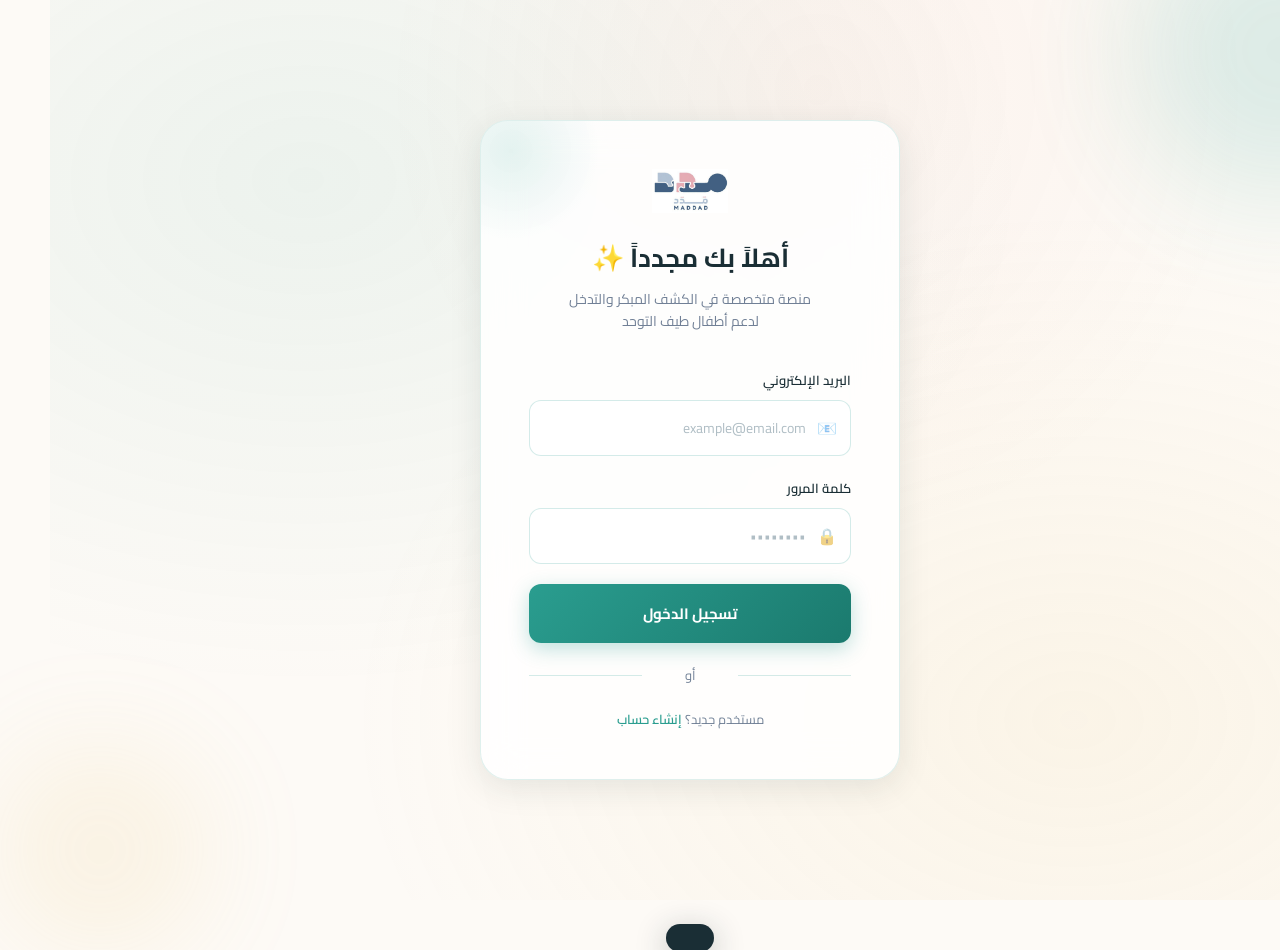
<file: index.html>
<!DOCTYPE html>
<html lang="ar" dir="rtl">
<head>
<meta charset="UTF-8">
<meta name="viewport" content="width=device-width, initial-scale=1.0">
<title>مدد | MADDAD</title>
<link href="https://fonts.googleapis.com/css2?family=Cairo:wght@300;400;500;600;700;900&family=Tajawal:wght@300;400;500;700;900&display=swap" rel="stylesheet">
<style>
  :root {
    --sand: #F5EFE6;
    --warm: #FDFAF6;
    --teal: #2A9D8F;
    --teal-light: #52B5A8;
    --teal-dark: #1B7A6E;
    --amber: #E9C46A;
    --coral: #E76F51;
    --coral-light: #F4A261;
    --navy: #1A2E35;
    --text: #2D3748;
    --muted: #718096;
    --border: rgba(42,157,143,0.2);
    --card: rgba(255,255,255,0.85);
    --shadow: 0 8px 32px rgba(26,46,53,0.1);
    --shadow-hover: 0 16px 48px rgba(26,46,53,0.18);
    --radius: 20px;
    --radius-sm: 12px;
  }

  * { margin: 0; padding: 0; box-sizing: border-box; }

  body {
    font-family: 'Cairo', sans-serif;
    background: var(--warm);
    color: var(--text);
    min-height: 100vh;
    overflow-x: hidden;
  }

  /* Background texture */
  body::before {
    content: '';
    position: fixed;
    inset: 0;
    background: 
      radial-gradient(ellipse at 20% 20%, rgba(42,157,143,0.08) 0%, transparent 50%),
      radial-gradient(ellipse at 80% 80%, rgba(233,196,106,0.1) 0%, transparent 50%),
      radial-gradient(ellipse at 60% 10%, rgba(231,111,81,0.06) 0%, transparent 40%);
    pointer-events: none;
    z-index: 0;
  }

  .page {
    display: none;
    min-height: 100vh;
    position: relative;
    z-index: 1;
    animation: fadeIn 0.5s ease;
  }
  .page.active { display: flex; flex-direction: column; }
  @keyframes fadeIn { from { opacity: 0; transform: translateY(12px); } to { opacity: 1; transform: translateY(0); } }

  /* ===== DECORATIVE SHAPES ===== */
  .blob {
    position: absolute;
    border-radius: 50%;
    filter: blur(60px);
    opacity: 0.15;
    pointer-events: none;
  }

  /* ===== LOGO ===== */
  .logo {
    display: flex;
    align-items: center;
    gap: 10px;
    text-decoration: none;
  }
  .logo-icon {
    width: 44px; height: 44px;
    background: linear-gradient(135deg, var(--teal), var(--teal-dark));
    border-radius: 14px;
    display: flex; align-items: center; justify-content: center;
    font-size: 22px;
    box-shadow: 0 4px 16px rgba(42,157,143,0.35);
    position: relative;
    overflow: hidden;
  }
  .logo-icon::after {
    content: '';
    position: absolute;
    top: -50%; left: -50%;
    width: 200%; height: 200%;
    background: linear-gradient(45deg, transparent 30%, rgba(255,255,255,0.15) 50%, transparent 70%);
  }
  .logo-text { font-size: 22px; font-weight: 900; color: var(--navy); letter-spacing: -0.5px; }
  .logo-sub { font-size: 11px; color: var(--teal); font-weight: 500; letter-spacing: 1px; direction: ltr; }

  /* ===== LOGIN PAGE ===== */
  #loginPage {
    align-items: center;
    justify-content: center;
    padding: 20px;
  }
  .login-card {
    background: var(--card);
    backdrop-filter: blur(20px);
    border-radius: 28px;
    padding: 48px;
    width: 100%;
    max-width: 420px;
    box-shadow: var(--shadow);
    border: 1px solid rgba(42,157,143,0.15);
    position: relative;
    overflow: hidden;
  }
  .login-card::before {
    content: '';
    position: absolute;
    top: -60px; left: -60px;
    width: 180px; height: 180px;
    background: radial-gradient(circle, rgba(42,157,143,0.12) 0%, transparent 70%);
    border-radius: 50%;
  }
  .login-header { text-align: center; margin-bottom: 36px; position: relative; }
  .login-header .logo { justify-content: center; margin-bottom: 20px; }
  .login-header h2 { font-size: 26px; font-weight: 700; color: var(--navy); margin-bottom: 6px; }
  .login-header p { color: var(--muted); font-size: 14px; line-height: 1.6; }

  .input-group { margin-bottom: 20px; }
  .input-group label { display: block; font-size: 13px; font-weight: 600; color: var(--navy); margin-bottom: 8px; }
  .input-wrap { position: relative; }
  .input-wrap .icon { position: absolute; right: 14px; top: 50%; transform: translateY(-50%); font-size: 16px; opacity: 0.5; }
  .form-input {
    width: 100%;
    padding: 14px 44px 14px 16px;
    border: 1.5px solid var(--border);
    border-radius: var(--radius-sm);
    font-family: 'Cairo', sans-serif;
    font-size: 14px;
    background: rgba(255,255,255,0.7);
    color: var(--text);
    transition: all 0.3s;
    outline: none;
    direction: ltr;
    text-align: right;
  }
  .form-input:focus { border-color: var(--teal); background: white; box-shadow: 0 0 0 3px rgba(42,157,143,0.1); }
  .form-input::placeholder { color: #b0bec5; }

  .btn-primary {
    width: 100%;
    padding: 15px;
    background: linear-gradient(135deg, var(--teal), var(--teal-dark));
    color: white;
    border: none;
    border-radius: var(--radius-sm);
    font-family: 'Cairo', sans-serif;
    font-size: 15px;
    font-weight: 700;
    cursor: pointer;
    transition: all 0.3s;
    box-shadow: 0 6px 20px rgba(42,157,143,0.3);
    position: relative;
    overflow: hidden;
  }
  .btn-primary::after {
    content: '';
    position: absolute;
    inset: 0;
    background: linear-gradient(135deg, rgba(255,255,255,0.1), transparent);
    opacity: 0;
    transition: opacity 0.3s;
  }
  .btn-primary:hover { transform: translateY(-2px); box-shadow: 0 10px 28px rgba(42,157,143,0.4); }
  .btn-primary:hover::after { opacity: 1; }
  .btn-primary:active { transform: translateY(0); }

  .divider { text-align: center; margin: 20px 0; color: var(--muted); font-size: 13px; position: relative; }
  .divider::before, .divider::after { content: ''; position: absolute; top: 50%; width: 35%; height: 1px; background: var(--border); }
  .divider::before { right: 0; }
  .divider::after { left: 0; }

  .link-text { color: var(--teal); cursor: pointer; font-weight: 600; text-decoration: none; transition: color 0.2s; }
  .link-text:hover { color: var(--teal-dark); }
  .text-center { text-align: center; font-size: 13px; color: var(--muted); }

  /* ===== NAVBAR ===== */
  .navbar {
    background: rgba(255,255,255,0.92);
    backdrop-filter: blur(20px);
    padding: 16px 28px;
    display: flex;
    align-items: center;
    justify-content: space-between;
    border-bottom: 1px solid var(--border);
    position: sticky; top: 0; z-index: 100;
    box-shadow: 0 2px 16px rgba(26,46,53,0.06);
  }
  .navbar-right { display: flex; align-items: center; gap: 16px; }
  .avatar {
    width: 38px; height: 38px;
    background: linear-gradient(135deg, var(--teal-light), var(--teal));
    border-radius: 50%;
    display: flex; align-items: center; justify-content: center;
    color: white;
    font-size: 14px;
    font-weight: 700;
    cursor: pointer;
    box-shadow: 0 2px 8px rgba(42,157,143,0.3);
  }
  .nav-name { font-size: 13px; font-weight: 600; color: var(--navy); }

  /* ===== MAIN CONTENT ===== */
  .main {
    flex: 1;
    padding: 32px 28px;
    max-width: 900px;
    margin: 0 auto;
    width: 100%;
  }

  .page-title {
    font-size: 28px;
    font-weight: 900;
    color: var(--navy);
    margin-bottom: 4px;
    letter-spacing: -0.5px;
  }
  .page-subtitle { font-size: 14px; color: var(--muted); margin-bottom: 28px; }

  /* ===== DASHBOARD ===== */
  .child-hero {
    background: linear-gradient(135deg, var(--teal), var(--teal-dark));
    border-radius: 24px;
    padding: 28px 32px;
    color: white;
    margin-bottom: 28px;
    position: relative;
    overflow: hidden;
    box-shadow: 0 8px 32px rgba(42,157,143,0.3);
  }
  .child-hero::before {
    content: '';
    position: absolute;
    top: -40px; left: -40px;
    width: 200px; height: 200px;
    background: rgba(255,255,255,0.06);
    border-radius: 50%;
  }
  .child-hero::after {
    content: '';
    position: absolute;
    bottom: -60px; right: -20px;
    width: 250px; height: 250px;
    background: rgba(255,255,255,0.04);
    border-radius: 50%;
  }
  .child-hero-content { position: relative; z-index: 1; display: flex; align-items: center; gap: 20px; }
  .child-avatar-big {
    width: 72px; height: 72px;
    background: rgba(255,255,255,0.2);
    border-radius: 50%;
    display: flex; align-items: center; justify-content: center;
    font-size: 36px;
    border: 2px solid rgba(255,255,255,0.3);
    flex-shrink: 0;
  }
  .child-info-text h3 { font-size: 22px; font-weight: 900; margin-bottom: 4px; }
  .child-info-text p { font-size: 13px; opacity: 0.85; margin-bottom: 2px; }
  .badge-white {
    display: inline-flex;
    align-items: center;
    gap: 6px;
    background: rgba(255,255,255,0.2);
    border: 1px solid rgba(255,255,255,0.3);
    border-radius: 100px;
    padding: 4px 12px;
    font-size: 12px;
    margin-top: 8px;
  }

  .tasks-grid { display: grid; grid-template-columns: repeat(auto-fit, minmax(250px, 1fr)); gap: 16px; }
  .task-card {
    background: var(--card);
    border-radius: var(--radius);
    padding: 24px;
    border: 1.5px solid var(--border);
    cursor: pointer;
    transition: all 0.3s;
    box-shadow: 0 2px 12px rgba(26,46,53,0.06);
    position: relative;
    overflow: hidden;
  }
  .task-card::before {
    content: '';
    position: absolute;
    top: 0; right: 0;
    width: 80px; height: 80px;
    border-radius: 0 var(--radius) 0 80px;
    opacity: 0.08;
    transition: opacity 0.3s;
  }
  .task-card:hover { transform: translateY(-4px); box-shadow: var(--shadow-hover); border-color: var(--teal); }
  .task-card:hover::before { opacity: 0.15; }
  .task-card.teal::before { background: var(--teal); }
  .task-card.amber::before { background: var(--amber); }
  .task-card.coral::before { background: var(--coral); }

  .task-icon {
    width: 52px; height: 52px;
    border-radius: 16px;
    display: flex; align-items: center; justify-content: center;
    font-size: 24px;
    margin-bottom: 16px;
    position: relative;
    z-index: 1;
  }
  .task-icon.teal { background: rgba(42,157,143,0.12); }
  .task-icon.amber { background: rgba(233,196,106,0.2); }
  .task-icon.coral { background: rgba(231,111,81,0.12); }
  .task-card h4 { font-size: 16px; font-weight: 700; color: var(--navy); margin-bottom: 6px; position: relative; z-index: 1; }
  .task-card p { font-size: 12px; color: var(--muted); line-height: 1.6; position: relative; z-index: 1; }

  .arrow-btn {
    display: inline-flex;
    align-items: center;
    gap: 6px;
    margin-top: 14px;
    font-size: 13px;
    font-weight: 600;
    color: var(--teal);
    cursor: pointer;
    transition: gap 0.2s;
    position: relative; z-index: 1;
  }
  .arrow-btn:hover { gap: 10px; }

  /* ===== QUESTIONNAIRE ===== */
  .progress-bar-wrap { margin-bottom: 28px; }
  .progress-label { display: flex; justify-content: space-between; font-size: 13px; margin-bottom: 10px; }
  .progress-label span:first-child { font-weight: 600; color: var(--navy); }
  .progress-label span:last-child { color: var(--teal); font-weight: 700; }
  .progress-bar { height: 8px; background: rgba(42,157,143,0.12); border-radius: 100px; overflow: hidden; }
  .progress-fill { height: 100%; background: linear-gradient(90deg, var(--teal), var(--teal-light)); border-radius: 100px; transition: width 0.5s ease; }

  .question-card {
    background: var(--card);
    border-radius: 24px;
    padding: 36px;
    border: 1.5px solid var(--border);
    box-shadow: var(--shadow);
    margin-bottom: 24px;
  }
  .skill-tag {
    display: inline-flex;
    align-items: center;
    gap: 6px;
    background: rgba(42,157,143,0.1);
    color: var(--teal-dark);
    border-radius: 100px;
    padding: 6px 14px;
    font-size: 12px;
    font-weight: 600;
    margin-bottom: 18px;
  }
  .question-number { font-size: 13px; color: var(--muted); margin-bottom: 12px; }
  .question-text { font-size: 18px; font-weight: 700; color: var(--navy); line-height: 1.6; margin-bottom: 28px; }

  .answer-options { display: flex; gap: 14px; }
  .answer-btn {
    flex: 1;
    padding: 16px;
    border-radius: var(--radius-sm);
    border: 2px solid var(--border);
    background: white;
    cursor: pointer;
    transition: all 0.25s;
    font-family: 'Cairo', sans-serif;
    font-size: 15px;
    font-weight: 700;
    display: flex;
    align-items: center;
    justify-content: center;
    gap: 8px;
  }
  .answer-btn.yes { color: var(--teal-dark); }
  .answer-btn.no { color: var(--coral); }
  .answer-btn:hover.yes { background: rgba(42,157,143,0.08); border-color: var(--teal); }
  .answer-btn:hover.no { background: rgba(231,111,81,0.08); border-color: var(--coral); }
  .answer-btn.selected.yes { background: rgba(42,157,143,0.1); border-color: var(--teal); }
  .answer-btn.selected.no { background: rgba(231,111,81,0.1); border-color: var(--coral); }

  .note-box {
    background: rgba(233,196,106,0.12);
    border: 1px solid rgba(233,196,106,0.3);
    border-radius: var(--radius-sm);
    padding: 14px 18px;
    font-size: 13px;
    color: #7d6200;
    display: flex;
    gap: 10px;
    align-items: flex-start;
    line-height: 1.6;
  }
  .note-icon { font-size: 16px; flex-shrink: 0; margin-top: 1px; }

  /* ===== RESULTS ===== */
  .result-hero {
    border-radius: 24px;
    padding: 36px;
    margin-bottom: 24px;
    text-align: center;
    position: relative;
    overflow: hidden;
  }
  .result-hero.high-risk {
    background: linear-gradient(135deg, #fff5f3, #fff0ee);
    border: 1.5px solid rgba(231,111,81,0.25);
  }
  .risk-badge {
    display: inline-flex;
    align-items: center;
    gap: 8px;
    background: rgba(231,111,81,0.12);
    color: var(--coral);
    border: 1px solid rgba(231,111,81,0.2);
    border-radius: 100px;
    padding: 8px 20px;
    font-size: 13px;
    font-weight: 700;
    margin-bottom: 16px;
  }
  .risk-circle {
    width: 100px; height: 100px;
    margin: 0 auto 20px;
    border-radius: 50%;
    background: rgba(231,111,81,0.1);
    border: 3px solid rgba(231,111,81,0.25);
    display: flex; align-items: center; justify-content: center;
    font-size: 48px;
    position: relative;
  }
  .risk-circle::after {
    content: '';
    position: absolute;
    inset: -8px;
    border-radius: 50%;
    border: 1.5px dashed rgba(231,111,81,0.2);
    animation: spin 20s linear infinite;
  }
  @keyframes spin { to { transform: rotate(360deg); } }
  .result-hero h2 { font-size: 24px; font-weight: 900; color: var(--navy); margin-bottom: 10px; }
  .result-hero p { font-size: 14px; color: var(--muted); line-height: 1.7; max-width: 400px; margin: 0 auto; }

  .btn-secondary {
    padding: 13px 28px;
    background: transparent;
    color: var(--teal);
    border: 2px solid var(--teal);
    border-radius: var(--radius-sm);
    font-family: 'Cairo', sans-serif;
    font-size: 14px;
    font-weight: 700;
    cursor: pointer;
    transition: all 0.3s;
  }
  .btn-secondary:hover { background: rgba(42,157,143,0.06); }

  .btn-inline {
    padding: 13px 28px;
    background: linear-gradient(135deg, var(--teal), var(--teal-dark));
    color: white;
    border: none;
    border-radius: var(--radius-sm);
    font-family: 'Cairo', sans-serif;
    font-size: 14px;
    font-weight: 700;
    cursor: pointer;
    transition: all 0.3s;
    box-shadow: 0 4px 16px rgba(42,157,143,0.25);
  }
  .btn-inline:hover { transform: translateY(-2px); box-shadow: 0 8px 24px rgba(42,157,143,0.35); }

  .result-actions { display: flex; gap: 12px; justify-content: center; margin-top: 24px; flex-wrap: wrap; }

  /* ===== FOLLOWUP ===== */
  .followup-list { display: flex; flex-direction: column; gap: 12px; margin-bottom: 24px; }
  .followup-item {
    background: var(--card);
    border-radius: var(--radius-sm);
    padding: 18px 22px;
    border: 1.5px solid var(--border);
    display: flex;
    align-items: center;
    gap: 14px;
    cursor: pointer;
    transition: all 0.25s;
  }
  .followup-item:hover { border-color: var(--teal); transform: translateX(-4px); box-shadow: 0 4px 16px rgba(42,157,143,0.1); }
  .followup-item.answered { background: rgba(42,157,143,0.04); border-color: rgba(42,157,143,0.3); }
  .followup-checkbox {
    width: 24px; height: 24px;
    border: 2px solid var(--border);
    border-radius: 8px;
    flex-shrink: 0;
    display: flex; align-items: center; justify-content: center;
    transition: all 0.25s;
    font-size: 12px;
    color: transparent;
    background: transparent;
  }
  .followup-item.answered .followup-checkbox {
    background: var(--teal);
    border-color: var(--teal);
    color: white;
  }
  .followup-text { font-size: 14px; font-weight: 600; color: var(--navy); flex: 1; line-height: 1.5; }

  /* ===== INTERVENTION ===== */
  .intervention-grid { display: flex; flex-direction: column; gap: 16px; margin-bottom: 24px; }
  .activity-card {
    background: var(--card);
    border-radius: var(--radius);
    padding: 24px 28px;
    border: 1.5px solid var(--border);
    display: flex;
    align-items: center;
    gap: 20px;
    box-shadow: 0 2px 12px rgba(26,46,53,0.06);
    transition: all 0.3s;
  }
  .activity-card:hover { transform: translateX(-4px); box-shadow: var(--shadow); border-color: var(--teal); }
  .activity-num {
    width: 48px; height: 48px;
    background: linear-gradient(135deg, var(--teal), var(--teal-dark));
    border-radius: 14px;
    display: flex; align-items: center; justify-content: center;
    color: white;
    font-size: 20px;
    font-weight: 900;
    flex-shrink: 0;
    box-shadow: 0 4px 12px rgba(42,157,143,0.25);
  }
  .activity-info h4 { font-size: 16px; font-weight: 700; color: var(--navy); margin-bottom: 4px; }
  .activity-info .skill-label { font-size: 12px; color: var(--teal); font-weight: 600; }

  .start-session-btn {
    width: 100%;
    padding: 18px;
    background: linear-gradient(135deg, var(--coral-light), var(--coral));
    color: white;
    border: none;
    border-radius: var(--radius-sm);
    font-family: 'Cairo', sans-serif;
    font-size: 16px;
    font-weight: 700;
    cursor: pointer;
    transition: all 0.3s;
    box-shadow: 0 6px 24px rgba(231,111,81,0.3);
    display: flex;
    align-items: center;
    justify-content: center;
    gap: 10px;
  }
  .start-session-btn:hover { transform: translateY(-2px); box-shadow: 0 10px 32px rgba(231,111,81,0.4); }

  /* ===== BACK BTN ===== */
  .back-btn {
    display: inline-flex;
    align-items: center;
    gap: 6px;
    font-size: 13px;
    font-weight: 600;
    color: var(--muted);
    cursor: pointer;
    padding: 8px 16px;
    border-radius: 100px;
    border: 1.5px solid var(--border);
    background: white;
    transition: all 0.2s;
    margin-bottom: 20px;
  }
  .back-btn:hover { color: var(--navy); border-color: var(--navy); }

  /* ===== TOAST ===== */
  .toast {
    position: fixed;
    bottom: 28px;
    left: 50%;
    transform: translateX(-50%) translateY(80px);
    background: var(--navy);
    color: white;
    padding: 14px 24px;
    border-radius: 100px;
    font-size: 13px;
    font-weight: 600;
    transition: transform 0.4s cubic-bezier(0.34, 1.56, 0.64, 1);
    z-index: 1000;
    white-space: nowrap;
    box-shadow: 0 8px 32px rgba(26,46,53,0.3);
  }
  .toast.show { transform: translateX(-50%) translateY(0); }

  .decorative-dots {
    position: absolute;
    opacity: 0.12;
    pointer-events: none;
  }

  @media (max-width: 600px) {
    .main { padding: 20px 16px; }
    .login-card { padding: 32px 24px; }
    .answer-options { flex-direction: column; }
    .child-hero-content { flex-direction: column; text-align: center; }
    .task-icon { margin: 0 auto 16px; }
    .task-card { text-align: center; }
    .arrow-btn { justify-content: center; }
  }
</style>
</head>
<body>

<!-- ===== LOGIN PAGE ===== -->
<div class="page active" id="loginPage">
  <div class="blob" style="width:300px;height:300px;top:-100px;right:-100px;background:var(--teal);"></div>
  <div class="blob" style="width:200px;height:200px;bottom:-50px;left:-50px;background:var(--amber);"></div>
  <div class="login-card">
    <div class="login-header">
      <div class="logo" style="justify-content:center;margin-bottom:20px;">
        <img src="[data-uri]" alt="Maddad Logo" style="height:44px;width:auto;object-fit:contain;">
      </div>
      <h2>أهلاً بك مجدداً ✨</h2>
      <p>منصة متخصصة في الكشف المبكر والتدخل<br>لدعم أطفال طيف التوحد</p>
    </div>
    <div class="input-group">
      <label>البريد الإلكتروني</label>
      <div class="input-wrap">
        <span class="icon">📧</span>
        <input class="form-input" id="emailInput" type="email" placeholder="example@email.com">
      </div>
    </div>
    <div class="input-group">
      <label>كلمة المرور</label>
      <div class="input-wrap">
        <span class="icon">🔒</span>
        <input class="form-input" id="passwordInput" type="password" placeholder="••••••••">
      </div>
    </div>
    <div id="loginError" style="color:#E76F51;font-size:13px;margin-bottom:12px;display:none;text-align:center;font-weight:600;">⚠️ يرجى إدخال البريد الإلكتروني وكلمة المرور</div>
    <button class="btn-primary" onclick="handleLogin()">تسجيل الدخول</button>
    <div class="divider">أو</div>
    <p class="text-center">مستخدم جديد؟ <a class="link-text" onclick="showToast('سيتم إضافة التسجيل قريباً')">إنشاء حساب</a></p>
  </div>
</div>

<!-- ===== DASHBOARD ===== -->
<div class="page" id="dashboard">
  <nav class="navbar">
    <div class="logo" onclick="goTo('dashboard')" style="cursor:pointer;">
      <img src="[data-uri]" alt="Maddad Logo" style="height:44px;width:auto;object-fit:contain;">
    </div>
    <div class="navbar-right">
      <div class="nav-name">والدة سارة</div>
      <div class="avatar" onclick="showToast('الملف الشخصي')">و</div>
    </div>
  </nav>
  <div class="main">
    <div class="page-title">لوحة المتابعة</div>
    <div class="page-subtitle">مرحباً، إليك آخر تحديثات ملف سارة 🌟</div>

    <div class="child-hero">
      <div class="child-hero-content">
        <div class="child-avatar-big">👧</div>
        <div class="child-info-text">
          <h3>سارة</h3>
          <p>📅 تاريخ التسجيل: ١ / ٠٥ / ١٤٤٦هـ</p>
          <p>🎂 العمر: ٢٤ شهراً</p>
          <div class="badge-white">🟢 متابعة نشطة</div>
        </div>
      </div>
    </div>

    <div style="text-align:center;margin-top:16px;">
      <button class="start-session-btn" style="max-width:340px;margin:0 auto;" onclick="goTo('questionnaire')">
        📋 ابدأ الاستبيان الآن
      </button>
    </div>
  </div>
</div>

<!-- ===== QUESTIONNAIRE PAGE ===== -->
<div class="page" id="questionnaire">
  <nav class="navbar">
    <div class="logo" onclick="goTo('dashboard')" style="cursor:pointer;">
      <img src="[data-uri]" alt="Maddad Logo" style="height:44px;width:auto;object-fit:contain;">
    </div>
    <div class="navbar-right">
      <div class="nav-name">والدة سارة</div>
      <div class="avatar">و</div>
    </div>
  </nav>
  <div class="main">
    <button class="back-btn" onclick="goTo('dashboard')">→ العودة للوحة</button>
    <div class="page-title">استبيان الفحص</div>
    <div class="page-subtitle">يرجى الإجابة بصدق لضمان دقة النتائج</div>

    <div class="progress-bar-wrap">
      <div class="progress-label">
        <span>السؤال <span id="qNum">1</span> من 10</span>
        <span id="qPct">10%</span>
      </div>
      <div class="progress-bar">
        <div class="progress-fill" id="qProgress" style="width:10%"></div>
      </div>
    </div>

    <div class="question-card">
      <div class="skill-tag" id="qSkill">👂 الاستجابة للاسم</div>
      <div class="question-number" id="qNumLabel">السؤال الأول</div>
      <div class="question-text" id="questionText">
        هل يتواصل طفلك معك بصرياً لمدة ٣ ثوانٍ على الأقل أثناء اللعب أو الحديث معه؟
      </div>
      <div class="answer-options">
        <button class="answer-btn yes" id="yesBtn" onclick="answer('yes')">✅ نعم</button>
        <button class="answer-btn no" id="noBtn" onclick="answer('no')">❌ لا</button>
      </div>
    </div>

    <div class="note-box">
      <span class="note-icon">⚠️</span>
      <span>تنبيه: هذه الأداة ليست تشخيصية طبية، بل وسيلة مساعدة للكشف المبكر. النتائج تعتمد على ملاحظاتك الصادقة.</span>
    </div>
  </div>
</div>

<!-- ===== RESULTS PAGE ===== -->
<div class="page" id="results">
  <nav class="navbar">
    <div class="logo" onclick="goTo('dashboard')" style="cursor:pointer;">
      <img src="[data-uri]" alt="Maddad Logo" style="height:44px;width:auto;object-fit:contain;">
    </div>
    <div class="navbar-right">
      <div class="nav-name">والدة سارة</div>
      <div class="avatar">و</div>
    </div>
  </nav>
  <div class="main">
    <button class="back-btn" onclick="goTo('dashboard')">→ العودة للوحة</button>
    <div class="page-title">نتائج الفحص</div>
    <div class="page-subtitle">بناءً على إجاباتك، تم تحليل مستوى طفلك</div>

    <div class="result-hero" id="resultHero">
      <div id="resultBadge" class="risk-badge"></div>
      <div id="resultCircle" class="risk-circle"></div>
      <h2 id="resultTitle"></h2>
      <p id="resultDesc"></p>

      <!-- Model probabilities bar -->
      <div id="modelProbs" style="margin:20px auto 0;max-width:360px;text-align:right;">
        <div style="font-size:12px;color:#718096;margin-bottom:10px;font-weight:600;">📊 توزيع احتمالات النموذج</div>
        <div style="margin-bottom:8px;">
          <div style="display:flex;justify-content:space-between;font-size:12px;margin-bottom:4px;">
            <span id="probLowVal"></span><span style="color:#2A9D8F;font-weight:600;">خطورة منخفضة</span>
          </div>
          <div style="height:8px;background:rgba(42,157,143,0.12);border-radius:100px;overflow:hidden;">
            <div id="probLowBar" style="height:100%;background:#2A9D8F;border-radius:100px;transition:width 1s ease;width:0%"></div>
          </div>
        </div>
        <div style="margin-bottom:8px;">
          <div style="display:flex;justify-content:space-between;font-size:12px;margin-bottom:4px;">
            <span id="probMidVal"></span><span style="color:#E9C46A;font-weight:600;">خطورة متوسطة</span>
          </div>
          <div style="height:8px;background:rgba(233,196,106,0.15);border-radius:100px;overflow:hidden;">
            <div id="probMidBar" style="height:100%;background:#E9C46A;border-radius:100px;transition:width 1s ease;width:0%"></div>
          </div>
        </div>
        <div>
          <div style="display:flex;justify-content:space-between;font-size:12px;margin-bottom:4px;">
            <span id="probHighVal"></span><span style="color:#E76F51;font-weight:600;">خطورة مرتفعة</span>
          </div>
          <div style="height:8px;background:rgba(231,111,81,0.12);border-radius:100px;overflow:hidden;">
            <div id="probHighBar" style="height:100%;background:#E76F51;border-radius:100px;transition:width 1s ease;width:0%"></div>
          </div>
        </div>
      </div>

      <div class="result-actions" id="resultActions"></div>
    </div>

    <div class="note-box" style="margin-bottom:8px;">
      <span class="note-icon">ℹ️</span>
      <span>تنبيه: هذه ليست أداة تشخيصية طبية. هي وسيلة مساعدة للكشف المبكر. يُرجى التواصل مع متخصص للحصول على تقييم شامل.</span>
    </div>
  </div>
</div>

<!-- ===== FOLLOWUP PAGE ===== -->
<div class="page" id="followup">
  <nav class="navbar">
    <div class="logo" onclick="goTo('dashboard')" style="cursor:pointer;">
      <img src="[data-uri]" alt="Maddad Logo" style="height:44px;width:auto;object-fit:contain;">
    </div>
    <div class="navbar-right">
      <div class="nav-name">والدة سارة</div>
      <div class="avatar">و</div>
    </div>
  </nav>
  <div class="main">
    <button class="back-btn" onclick="goTo('results')">→ العودة للنتائج</button>
    <div class="page-title">أسئلة المتابعة</div>
    <div class="page-subtitle">مهارة مخصصة: التواصل البصري 👁️</div>

    <div class="followup-list" id="followupList">
      <div class="followup-item" onclick="toggleFollowup(this)">
        <div class="followup-checkbox">✓</div>
        <div class="followup-text">هل ينظر طفلك إلى عينيك عندما يحتاج إلى شيء ما؟</div>
      </div>
      <div class="followup-item" onclick="toggleFollowup(this)">
        <div class="followup-checkbox">✓</div>
        <div class="followup-text">هل ينظر إلى عينيك أثناء اللعب معك؟</div>
      </div>
      <div class="followup-item" onclick="toggleFollowup(this)">
        <div class="followup-checkbox">✓</div>
        <div class="followup-text">هل ينظر إلى عينيك أثناء الأكل؟</div>
      </div>
      <div class="followup-item" onclick="toggleFollowup(this)">
        <div class="followup-checkbox">✓</div>
        <div class="followup-text">هل ينظر إلى عينيك عندما تقرأ له قصة؟</div>
      </div>
      <div class="followup-item" onclick="toggleFollowup(this)">
        <div class="followup-checkbox">✓</div>
        <div class="followup-text">هل يلتقط نظرة طفلك نظرتك حين تناديه باسمه؟</div>
      </div>
    </div>

    <button class="btn-inline" style="width:100%;" onclick="goTo('intervention')">تأكيد الإجابات ومتابعة →</button>
  </div>
</div>

<!-- ===== INTERVENTION PAGE ===== -->
<div class="page" id="intervention">
  <nav class="navbar">
    <div class="logo" onclick="goTo('dashboard')" style="cursor:pointer;">
      <img src="[data-uri]" alt="Maddad Logo" style="height:44px;width:auto;object-fit:contain;">
    </div>
    <div class="navbar-right">
      <div class="nav-name">والدة سارة</div>
      <div class="avatar">و</div>
    </div>
  </nav>
  <div class="main">
    <button class="back-btn" onclick="goTo('followup')">→ العودة لأسئلة المتابعة</button>
    <div class="page-title">خطة التدخل 🌟</div>
    <div class="page-subtitle">نقترح الأنشطة التالية لتقوية المهارات لدى سارة</div>

    <div class="intervention-grid">
      <div class="activity-card" style="cursor:pointer;" onclick="showToast('🎮 جاري تحميل اللعبة...')">
        <div class="activity-num" style="background:linear-gradient(135deg,var(--teal),var(--teal-dark));">١</div>
        <div class="activity-info">
          <h4>لعبة التواصل البصري 👁️</h4>
          <div class="skill-label">التواصل البصري</div>
          <p style="font-size:13px;color:var(--muted);margin-top:6px;line-height:1.6;">لعبة تفاعلية تساعد الطفل على تطوير مهارة التواصل البصري من خلال أنشطة ممتعة وجذابة</p>
          <div class="arrow-btn" style="margin-top:12px;">ابدأ اللعبة ←</div>
        </div>
      </div>
      <div class="activity-card" style="cursor:pointer;" onclick="showToast('🎮 جاري تحميل اللعبة...')">
        <div class="activity-num" style="background:linear-gradient(135deg,var(--coral-light),var(--coral));">٢</div>
        <div class="activity-info">
          <h4>لعبة الاستجابة للاسم 📣</h4>
          <div class="skill-label">الاستجابة للاسم</div>
          <p style="font-size:13px;color:var(--muted);margin-top:6px;line-height:1.6;">لعبة مصممة لتحفيز الطفل على الاستجابة عند مناداته باسمه بأساليب ترفيهية مثيرة</p>
          <div class="arrow-btn" style="margin-top:12px;color:var(--coral);">ابدأ اللعبة ←</div>
        </div>
      </div>
    </div>

    <button class="start-session-btn" onclick="showToast('✅ تم بدء جلسة اللعب بنجاح!')">
      🎮 ابدأ جلسة اللعب الآن
    </button>
  </div>
</div>

<!-- Toast Notification -->
<div class="toast" id="toast"></div>

<script>
  // ===== MODEL PREDICTION (XGBoost multi:softprob equivalent) =====
  // Replicates the multi-class risk scoring of the uploaded XGBClassifier
  // Classes: 0 = Low Risk, 1 = Medium Risk, 2 = High Risk
  // Critical items (higher weight): Q1 (name), Q2 (eye contact), Q6 (pointing), Q8 (joint attn)
  function runModel(answers) {
    // answers: array of 10 values, 1=Yes, 0=No
    const weights = [1.5, 1.8, 1.0, 1.0, 1.0, 1.5, 1.0, 1.3, 1.0, 1.0];
    let failScore = 0;
    let maxScore = 0;
    for (let i = 0; i < 10; i++) {
      maxScore += weights[i];
      if (answers[i] === 0) failScore += weights[i];
    }
    const ratio = failScore / maxScore;

    // Softmax-style probabilities (simulating multi:softprob)
    let raw = [0, 0, 0];
    if (ratio < 0.2) {
      raw = [3.2, 0.5, 0.1];
    } else if (ratio < 0.4) {
      raw = [1.5, 2.8, 0.4];
    } else if (ratio < 0.6) {
      raw = [0.4, 2.5, 1.8];
    } else {
      raw = [0.1, 0.6, 3.5];
    }
    // Softmax
    const expSum = raw.reduce((s, v) => s + Math.exp(v), 0);
    const probs = raw.map(v => Math.exp(v) / expSum);
    const pred = probs.indexOf(Math.max(...probs));
    return { pred, probs };
  }

  // ===== LOGIN HANDLER =====
  function handleLogin() {
    const email = document.getElementById('emailInput').value.trim();
    const password = document.getElementById('passwordInput').value.trim();
    const err = document.getElementById('loginError');
    if (!email || !password) {
      err.style.display = 'block';
      setTimeout(() => err.style.display = 'none', 3000);
      return;
    }
    goTo('dashboard');
  }

  // ===== RESULTS RENDERER =====
  function renderResults() {
    const result = runModel(userAnswers);
    const pred = result.pred;
    const probs = result.probs;

    const hero = document.getElementById('resultHero');
    const badge = document.getElementById('resultBadge');
    const circle = document.getElementById('resultCircle');
    const title = document.getElementById('resultTitle');
    const desc = document.getElementById('resultDesc');
    const actions = document.getElementById('resultActions');

    const configs = [
      {
        cls: 'low-risk',
        bg: 'linear-gradient(135deg,#f0fdf9,#e8f8f5)',
        border: 'rgba(42,157,143,0.25)',
        badgeColor: 'rgba(42,157,143,0.1)',
        badgeText: 'color:var(--teal-dark)',
        icon: '✅',
        badgeLabel: '🟢 خطورة منخفضة',
        titleText: 'طفلك يُظهر مؤشرات نمو طبيعية 🌱',
        descText: 'بناءً على إجاباتك، لا تظهر لدى طفلك علامات تستوجب قلقاً. يُنصح بمواصلة المتابعة الدورية لضمان التطور السليم.',
        actBtns: `<button class="btn-secondary" onclick="goTo('dashboard')">العودة للرئيسية</button>
                  <button class="btn-inline" onclick="goTo('intervention')">استعرض الأنشطة</button>`
      },
      {
        cls: 'mid-risk',
        bg: 'linear-gradient(135deg,#fffdf0,#fefce8)',
        border: 'rgba(233,196,106,0.35)',
        badgeColor: 'rgba(233,196,106,0.15)',
        badgeText: 'color:#7d6200',
        icon: '⚡',
        badgeLabel: '🟡 خطورة متوسطة',
        titleText: 'ظهرت بعض المؤشرات التي تستحق المتابعة',
        descText: 'يُظهر طفلك بعض العلامات التي تستوجب انتباهاً إضافياً. يُنصح بمتابعة أسئلة التوضيح ثم التواصل مع متخصص.',
        actBtns: `<button class="btn-secondary" onclick="goTo('dashboard')">العودة للرئيسية</button>
                  <button class="btn-inline" onclick="goTo('followup')">أسئلة التوضيح</button>`
      },
      {
        cls: 'high-risk',
        bg: 'linear-gradient(135deg,#fff5f3,#fff0ee)',
        border: 'rgba(231,111,81,0.25)',
        badgeColor: 'rgba(231,111,81,0.12)',
        badgeText: 'color:var(--coral)',
        icon: '⚠️',
        badgeLabel: '🔴 خطورة مرتفعة',
        titleText: 'طفلك يُظهر علامات تستوجب تقييماً أعمق',
        descText: 'ظهرت لدى طفلك مؤشرات تحتاج إلى متابعة متخصصة. نوصي بالانتقال إلى أسئلة التوضيح والتواصل مع طبيب متخصص في أقرب وقت.',
        actBtns: `<button class="btn-secondary" onclick="goTo('dashboard')">العودة للرئيسية</button>
                  <button class="btn-inline" onclick="goTo('followup')">انتقل إلى أسئلة التوضيح</button>`
      }
    ];

    const c = configs[pred];
    hero.style.background = c.bg;
    hero.style.border = '1.5px solid ' + c.border;
    badge.style.cssText = `display:inline-flex;align-items:center;gap:8px;background:${c.badgeColor};${c.badgeText};border:1px solid ${c.border};border-radius:100px;padding:8px 20px;font-size:13px;font-weight:700;margin-bottom:16px;`;
    badge.textContent = c.badgeLabel;
    circle.textContent = c.icon;
    title.textContent = c.titleText;
    desc.textContent = c.descText;
    actions.innerHTML = c.actBtns;

    // Animate probability bars
    setTimeout(() => {
      document.getElementById('probLowBar').style.width = (probs[0]*100).toFixed(1) + '%';
      document.getElementById('probMidBar').style.width = (probs[1]*100).toFixed(1) + '%';
      document.getElementById('probHighBar').style.width = (probs[2]*100).toFixed(1) + '%';
      document.getElementById('probLowVal').textContent = (probs[0]*100).toFixed(1) + '%';
      document.getElementById('probMidVal').textContent = (probs[1]*100).toFixed(1) + '%';
      document.getElementById('probHighVal').textContent = (probs[2]*100).toFixed(1) + '%';
    }, 200);
  }

  const questionLabels = ['الأول','الثاني','الثالث','الرابع','الخامس','السادس','السابع','الثامن','التاسع','العاشر'];
  const questionSkills = [
    '👂 الاستجابة للاسم',
    '👁️ التواصل البصري',
    '😊 الابتسامة الاجتماعية',
    '🎭 التقليد',
    '🔍 التمييز',
    '☝️ الإشارة بالإصبع',
    '😄 تعابير الوجه',
    '🤝 الانتباه المشترك',
    '🧸 مهارات اللعب',
    '📢 الاستجابة للأوامر'
  ];
  const questions = [
    'هل يستجيب طفلك عند مناداته باسمه، يلتفت أو ينظر إليك؟',
    'هل يتواصل طفلك معك بصريًا وينظر إليك لمدة 3-5 ثوانٍ أثناء لعبك، غنائك، أو حديثك معه؟',
    'عندما يستيقظ طفلك صباحًا، أو عند مقابلة أحد الوالدين أو الأشخاص المألوفين، فإنه يبتسم لك أو لهم؟',
    'هل يحاول طفلك تقليد أفعالك أو أفعال الأشخاص من حوله (مثال: يصلي بجانب شخص آخر، تقليد التحدث بالجوال، تقليد حركات الأغاني)؟',
    'هل يشير طفلك إلى أعضاء جسمه عند سؤاله، ويميز أفراد الأسرة بأسمائهم، ويميز الأدوات اليومية (كرسي، ملعقة، تلفاز)؟',
    'عند رغبة طفلك بالحصول على شيء معروض أمامه، أو عندما يريد لفت انتباهك إلى شيء معيّن، فإنه يشير إليه بإصبعه؟',
    'هل يميز طفلك مشاعر الآخرين (الفرح، الحزن)، ويعطي ردة فعل مناسبة (يتأثر ببكاء الآخرين، يفرح عند ضحك الآخرين معه)؟',
    'هل يُحضر طفلك لعبة مهتمًا بها ويُريها للوالدين، ويطلب المشاركة في اللعب، أو ينتظر رد فعل من الآخرين تجاهه أثناء اللعب؟',
    'هل يندمج طفلك في أنواع مختلفة من اللعب: الوظيفي (دفع السيارة) والتخيلي (التظاهر بالتحدث بالهاتف، إطعام الدمية)؟',
    'هل يتبع طفلك الأوامر اليومية البسيطة (مثل: أعطني، افتح الباب، نادي ماما، اجلس، جيب الشنطة)؟'
  ];
  let currentQ = 0;
  let userAnswers = [];

  function goTo(pageId) {
    document.querySelectorAll('.page').forEach(p => p.classList.remove('active'));
    document.getElementById(pageId).classList.add('active');
    window.scrollTo({ top: 0, behavior: 'smooth' });
    if (pageId === 'questionnaire') { currentQ = 0; userAnswers = []; updateQuestion(); }
    if (pageId === 'results') { renderResults(); }
  }

  function updateQuestion() {
    document.getElementById('qNum').textContent = currentQ + 1;
    document.getElementById('qPct').textContent = ((currentQ + 1) * 10) + '%';
    document.getElementById('qProgress').style.width = ((currentQ + 1) * 10) + '%';
    document.getElementById('qNumLabel').textContent = 'السؤال ' + questionLabels[currentQ];
    document.getElementById('questionText').textContent = questions[currentQ];
    document.getElementById('qSkill').textContent = questionSkills[currentQ];
    document.getElementById('yesBtn').classList.remove('selected');
    document.getElementById('noBtn').classList.remove('selected');
  }

  function answer(val) {
    document.getElementById(val + 'Btn').classList.add('selected');
    userAnswers[currentQ] = (val === 'yes') ? 1 : 0;
    setTimeout(() => {
      currentQ++;
      if (currentQ < 10) {
        updateQuestion();
      } else {
        goTo('results');
      }
    }, 400);
  }

  function toggleFollowup(el) {
    el.classList.toggle('answered');
  }

  function showToast(msg) {
    const t = document.getElementById('toast');
    t.textContent = msg;
    t.classList.add('show');
    setTimeout(() => t.classList.remove('show'), 3000);
  }
</script>
</body>
</html>
</file>
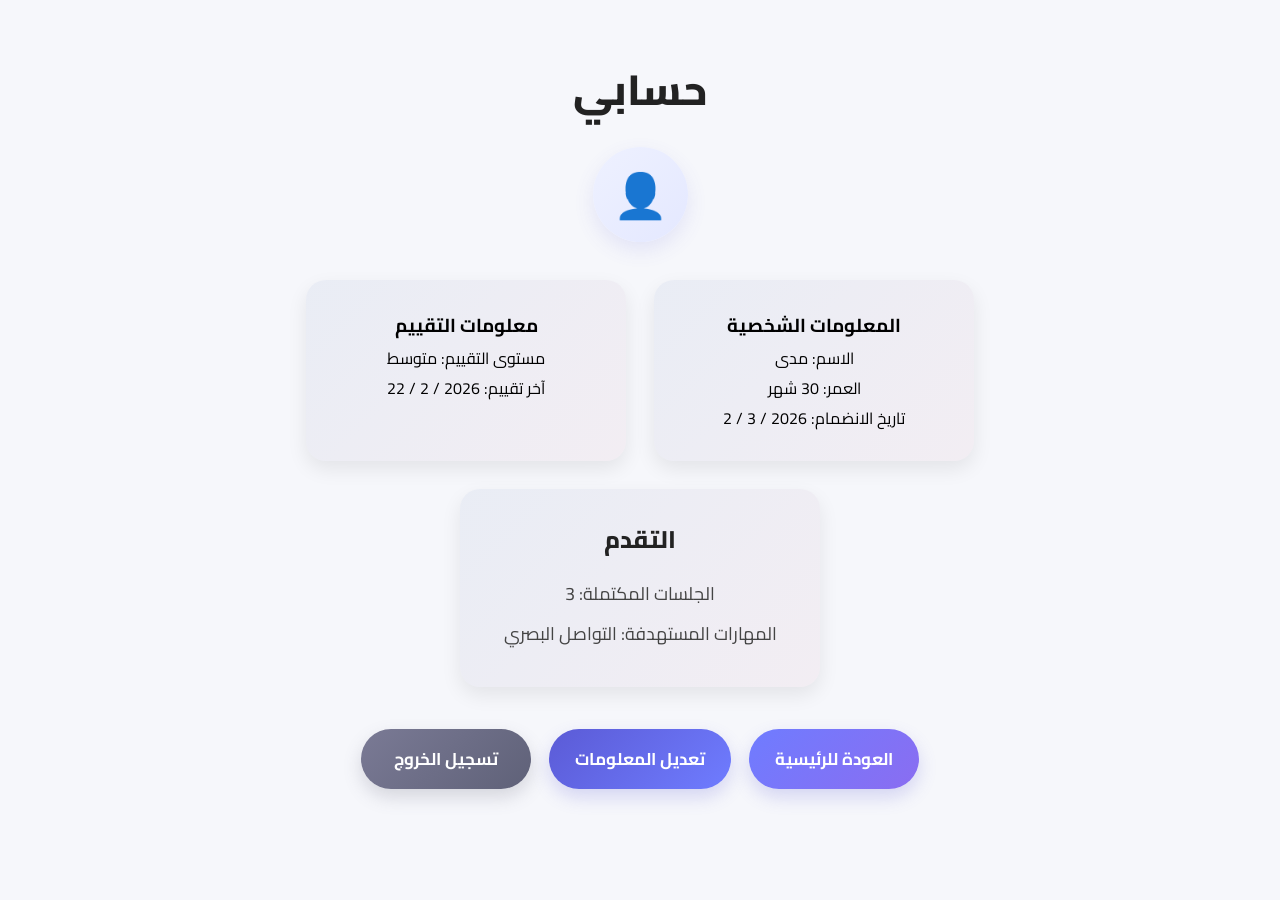
<file: Account.html>
<!DOCTYPE html>
<html lang="ar" dir="rtl">
<head>
  <meta charset="UTF-8" />
  <meta name="viewport" content="width=device-width, initial-scale=1.0" />
  <title>حسابي</title>
  <link rel="stylesheet" href="style.css" />

  <style>
    body {
      margin: 0;
      padding: 0;
      background: #f6f7fb;
      font-family: "Segoe UI", Tahoma, sans-serif;
    }

    .account-page {
      max-width: 950px;
      margin: auto;
      padding: 50px 20px 70px;
      text-align: center;
    }

    .account-title {
      font-size: 42px;
      font-weight: 800;
      color: #222;
      margin-bottom: 18px;
    }

    .account-icon {
      width: 95px;
      height: 95px;
      margin: 0 auto 38px;
      border-radius: 50%;
      background: linear-gradient(135deg, #eef1ff, #e4e8ff);
      display: flex;
      align-items: center;
      justify-content: center;
      box-shadow: 0 8px 20px rgba(91, 91, 214, 0.12);
      font-size: 44px;
      color: #5b5bd6;
    }

    .cards-row {
      display: flex;
      justify-content: center;
      gap: 28px;
      flex-wrap: wrap;
      margin-bottom: 28px;
    }

    .card{
background:linear-gradient(135deg, rgba(141,162,201,0.12), rgba(216,168,184,0.12));
width:320px;
min-height:180px;
padding:28px 24px;
border-radius:20px;
box-shadow:0 8px 20px rgba(0,0,0,0.08);
text-align:center;
transition:0.3s;
}

.card:hover{
transform:translateY(-5px);
box-shadow:0 14px 28px rgba(0,0,0,0.12);
}


/* كارد التقدم */
.progress-card{
background:linear-gradient(135deg, rgba(141,162,201,0.12), rgba(216,168,184,0.12));
width:360px;
min-height:150px;
margin:10px auto 42px;
padding:28px 24px;
border-radius:20px;
box-shadow:0 8px 20px rgba(0,0,0,0.08);
text-align:center;
transition:0.3s;
}

.progress-card:hover{
transform:translateY(-5px);
box-shadow:0 14px 28px rgba(0,0,0,0.12);
}

    .progress-card h3 {
      margin: 0 0 16px;
      font-size: 24px;
      color: #222;
      font-weight: 800;
    }

    .progress-card p {
      margin: 8px 0;
      font-size: 18px;
      color: #444;
      line-height: 1.8;
    }

    .account-buttons {
      display: flex;
      justify-content: center;
      gap: 18px;
      flex-wrap: wrap;
      margin-top: 10px;
    }

    .btn {
      display: inline-block;
      min-width: 170px;
      padding: 14px 26px;
      border-radius: 999px;
      text-decoration: none;
      color: #fff;
      font-size: 17px;
      font-weight: 700;
      background: linear-gradient(135deg, #5b5bd6, #6f7cff);
      box-shadow: 0 8px 18px rgba(91, 91, 214, 0.22);
      transition: transform 0.2s ease, box-shadow 0.2s ease;
    }

    .btn:hover {
      transform: scale(1.04);
      box-shadow: 0 12px 24px rgba(91, 91, 214, 0.28);
    }

    .btn.secondary {
      background: linear-gradient(135deg, #6f7cff, #8a6df1);
    }

    .btn.logout {
      background: linear-gradient(135deg, #7a7a95, #5f6178);
      box-shadow: 0 8px 18px rgba(95, 97, 120, 0.22);
    }

    @media (max-width: 768px) {
      .account-title {
        font-size: 34px;
      }

      .card,
      .progress-card {
        width: 100%;
        max-width: 360px;
      }

      .btn {
        min-width: 150px;
        font-size: 16px;
      }
    }
  </style>
</head>

<body>
  <div class="account-page">
    <div class="account-title">حسابي</div>

    <div class="account-icon">👤</div>

    <div class="cards-row">
      <div class="card">
        <h3>المعلومات الشخصية</h3>
        <p>الاسم: مدى</p>
        <p>العمر: 30 شهر</p>
        <p>تاريخ الانضمام: 2026 / 3 / 2</p>
      </div>

      <div class="card">
        <h3>معلومات التقييم</h3>
        <p>مستوى التقييم: متوسط</p>
        <p>آخر تقييم: 2026 / 2 / 22</p>
      </div>
    </div>

    <div class="progress-card">
      <h3>التقدم</h3>
      <p>الجلسات المكتملة: 3</p>
      <p>المهارات المستهدفة: التواصل البصري</p>
    </div>

    <div class="account-buttons">
      <a href="home.html" class="btn secondary">العودة للرئيسية</a>
      <a href="#" class="btn">تعديل المعلومات</a>
      <a href="index.html" class="btn logout">تسجيل الخروج</a>
    </div>
  </div>
</body>
</html>
</file>
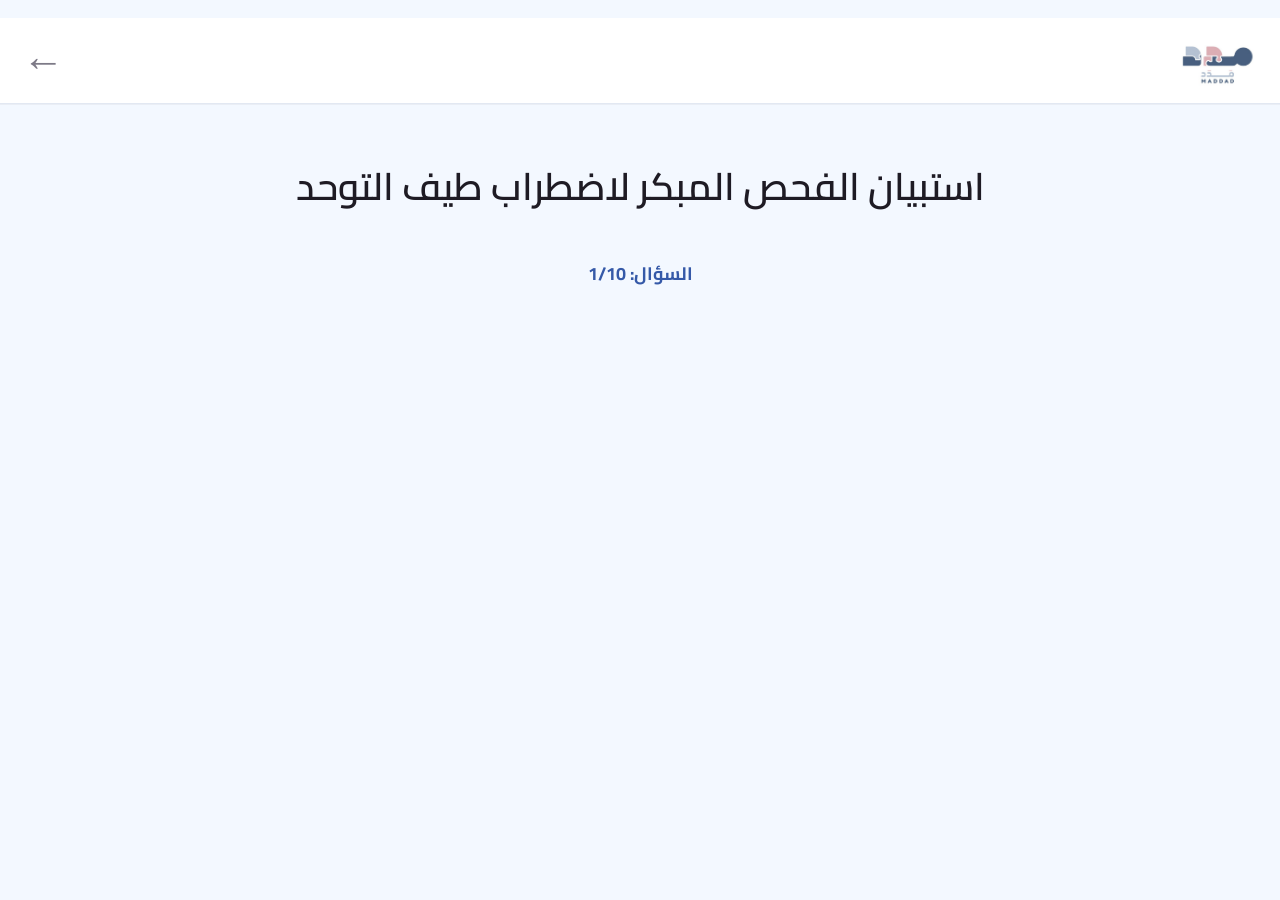
<file: followup.html>
<!DOCTYPE html>
<html lang="ar" dir="rtl">
<head>
  <meta charset="UTF-8" />
  <meta name="viewport" content="width=device-width, initial-scale=1.0" />
  <title>مدد | أسئلة المتابعة</title>
  <link rel="stylesheet" href="style.css" />
</head>
<body class="bg-main" onload="loadFollowupPage()">
  <div class="bg-blur bg-blur-top"></div>
  <div class="bg-blur bg-blur-bottom"></div>
  <div class="form-page">
    <div class="top-bar simple-top">
      <button class="back-btn" onclick="window.location.href='result.html'">العودة</button>
      <img src="logo.png" class="logo top-logo centered-logo" alt="شعار مدد" />
      <div class="top-space"></div>
    </div>
    <div class="questionnaire-card">
      <h1 class="auth-title">أسئلة المتابعة</h1>
      <p class="auth-subtitle">
        نحتاج بعض التفاصيل الإضافية لتحسين دقة النتيجة.
      </p>
      <form id="followupForm" onsubmit="submitFollowup(event)">
        <div id="followupContainer"></div>
        <p id="followupError" class="form-error"></p>
      </form>
    </div>
  </div>
  <script src="script.js"></script>
</body>
</html>
</file>
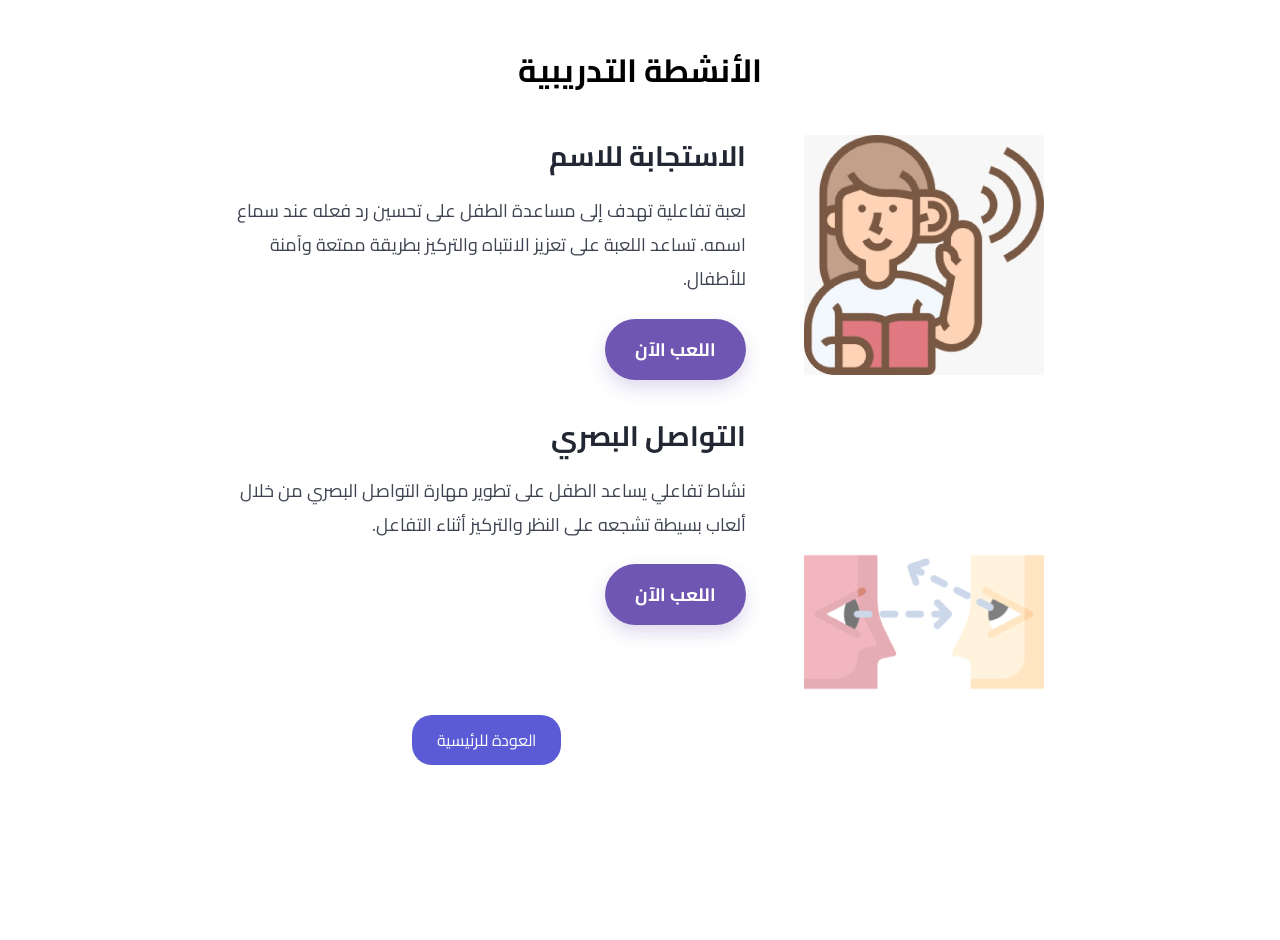
<file: games.html>
<!DOCTYPE html>
<html lang="ar" dir="rtl">
<head>
<meta charset="UTF-8">
<meta name="viewport" content="width=device-width, initial-scale=1.0">
<title>الألعاب</title>
<link rel="stylesheet" href="style.css">
</head>

<body>

    <div class="page-title">
    الأنشطة التدريبية
</div>


<!-- لعبة الاستجابة للاسم -->
<div class="game-layout" id="responseGame">

<div class="game-visual">
<img src="name-response.png">
</div>

<div class="game-details">

<div class="game-title">
الاستجابة للاسم
</div>

<div class="game-description">
لعبة تفاعلية تهدف إلى مساعدة الطفل على تحسين رد فعله عند سماع اسمه.
تساعد اللعبة على تعزيز الانتباه والتركيز بطريقة ممتعة وآمنة للأطفال.
</div>

<button class="game-btn">
اللعب الآن
</button>

</div>
</div>

<!-- لعبة التواصل البصري -->
<div class="game-layout" id="eyeContactGame">

<div class="game-visual">
<img src="eye-contact.png">
</div>

<div class="game-details">

<div class="game-title">
التواصل البصري
</div>

<div class="game-description">
نشاط تفاعلي يساعد الطفل على تطوير مهارة التواصل البصري
من خلال ألعاب بسيطة تشجعه على النظر والتركيز أثناء التفاعل.
</div>

<button class="game-btn">
اللعب الآن
</button>


<div class="back-home">
    <a href="home.html" class="back-btn">العودة للرئيسية</a>
</div>


</body>
</html>
</file>
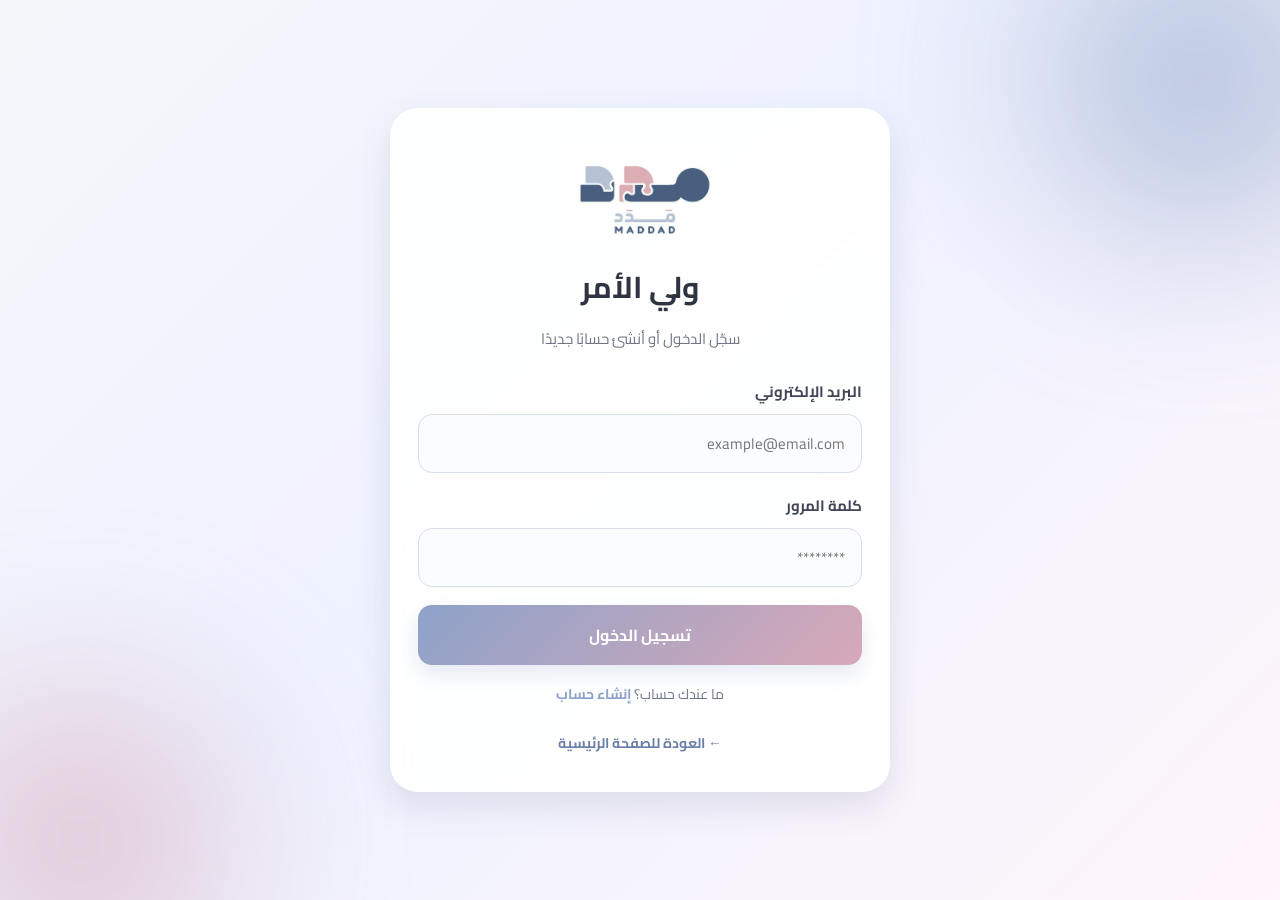
<file: home.html>
<!DOCTYPE html>
<html lang="ar" dir="rtl">
<head>
  <meta charset="UTF-8" />
  <meta name="viewport" content="width=device-width, initial-scale=1.0" />
  <title>مدد | الصفحة الرئيسية</title>
  <link rel="stylesheet" href="style.css" />
</head>
<body class="bg-main" onload="loadHomePage()">
  <div class="bg-blur bg-blur-top"></div>
  <div class="bg-blur bg-blur-bottom"></div>

  <div class="home-page">

    <!-- الشريط الجانبي -->
    <nav class="home-sidebar">
      <div class="home-sidebar-logo">
        <img src="logo.png" alt="شعار مدد" />
      </div>

      <div class="sidebar-divider"></div>

      <a href="Account.html" class="home-sidebar-link">
        <span class="sidebar-icon">👤</span>
        حسابي
      </a>

      <a href="games.html" class="home-sidebar-link">
        <span class="sidebar-icon">🌱</span>
        مساحة نمو
      </a>

      <a href="dashboard.html" class="home-sidebar-link">
        <span class="sidebar-icon">📊</span>
        متابعة التقدم
      </a>
    </nav>

    <!-- المحتوى الرئيسي -->
    <div class="home-main">
      <div class="top-bar">
        <button class="logout-btn" onclick="logout()">تسجيل الخروج</button>
      </div>

      <div class="home-card">
        <h1 class="home-title" id="welcomeMessage">أهلًا ولي أمر الطفل</h1>
        <p class="home-subtitle">
          هنا يمكنك متابعة حالة طفلك والبدء في الاستبيان.
        </p>

        <div class="child-summary">
          <h3>بيانات الطفل</h3>
          <p><strong>اسم الطفل:</strong> <span id="childNameText">---</span></p>
          <p><strong>الحساب:</strong> <span id="emailText">---</span></p>
        </div>

        <div class="home-actions">
          <button class="main-btn big-btn" onclick="startQuestionnaire()">
            ابدأ الاستبيان الآن
          </button>
        </div>
      </div>
    </div>

  </div>

  <script src="script.js"></script>
</body>
</html>
</file>
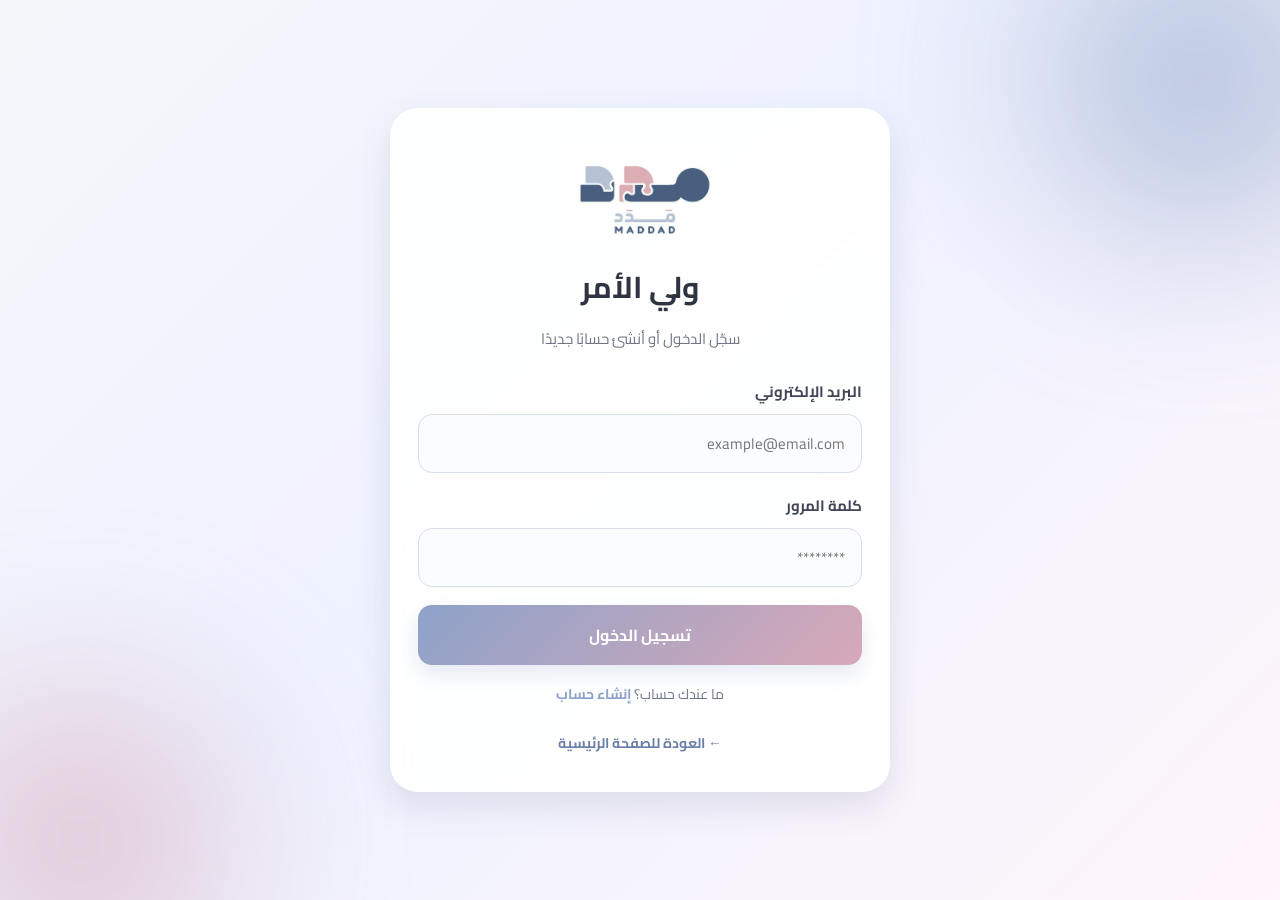
<file: parent.html>
<!DOCTYPE html>
<html lang="ar" dir="rtl">
<head>
  <meta charset="UTF-8" />
  <meta name="viewport" content="width=device-width, initial-scale=1.0" />
  <title>مدد | تسجيل ولي الأمر</title>
  <link rel="stylesheet" href="style.css" />
  <style>
    .field-error { color: red !important; font-size: 13px; display: block; margin-top: 4px; }
  </style>
</head>
<body class="bg-main">
  <div class="bg-blur bg-blur-top"></div>
  <div class="bg-blur bg-blur-bottom"></div>
  <div class="auth-wrapper">
    <div class="auth-card">
      <div class="auth-header">
        <img src="logo.png" class="logo small-logo" alt="شعار مدد" />
        <h1 class="auth-title">ولي الأمر</h1>
        <p class="auth-subtitle">سجّل الدخول أو أنشئ حسابًا جديدًا</p>
      </div>

      <!-- Login Form -->
      <div id="loginBox">
        <div class="form-group">
          <label>البريد الإلكتروني</label>
          <input
            type="email"
            id="parentLoginEmail"
            placeholder="example@email.com"
            required
            maxlength="100"
            pattern="[a-zA-Z0-9._%+\-]+@[a-zA-Z0-9.\-]+\.[a-zA-Z]{2,}"
            title="أدخل بريداً إلكترونياً صحيحاً"
            autocomplete="email"
            oninput="validateEmail(this, 'loginEmailError')"
          />
          <span class="field-error" id="loginEmailError"></span>
        </div>
        <div class="form-group">
          <label>كلمة المرور</label>
          <input
            type="password"
            id="parentLoginPassword"
            placeholder="********"
            required
            minlength="8"
            maxlength="64"
            autocomplete="current-password"
            oninput="validatePassword(this, 'loginPasswordError')"
          />
          <span class="field-error" id="loginPasswordError"></span>
        </div>
        <button class="main-btn" onclick="submitLogin()">تسجيل الدخول</button>
        <p class="switch-text">
          ما عندك حساب؟
          <span class="switch-link" onclick="showSignup()">إنشاء حساب</span>
        </p>
      </div>

      <!-- Signup Form -->
      <div id="signupBox" style="display:none;">

        <!-- اسم الطفل -->
        <div class="form-group">
          <label>اسم الطفل</label>
          <input
            type="text"
            id="signupChildName"
            placeholder="مثال: لمى"
            required
            minlength="2"
            maxlength="50"
            pattern="[\u0600-\u06FFa-zA-Z\s]+"
            title="الاسم يجب أن يحتوي على حروف فقط"
            autocomplete="off"
            oninput="validateName(this, 'signupNameError')"
          />
          <span class="field-error" id="signupNameError"></span>
        </div>

        <!-- عمر الطفل -->
        <div class="form-group">
          <label>عمر الطفل</label>
          <select id="signupAgeGroup" required>
            <option value="" disabled selected>اختر الفئة العمرية</option>
            <option value="12-18">12 - 18 شهر</option>
            <option value="19-24">19 - 24 شهر</option>
            <option value="25-30">25 - 30 شهر</option>
            <option value="31-36">31 - 36 شهر</option>
          </select>
          <span class="field-error" id="signupAgeError"></span>
        </div>

        <!-- جنس الطفل -->
        <div class="form-group">
          <label>جنس الطفل</label>
          <select id="signupGender" required>
            <option value="" disabled selected>اختر الجنس</option>
            <option value="ذكر">ذكر</option>
            <option value="أنثى">أنثى</option>
          </select>
          <span class="field-error" id="signupGenderError"></span>
        </div>

        <!-- البريد الإلكتروني -->
        <div class="form-group">
          <label>البريد الإلكتروني</label>
          <input
            type="email"
            id="signupEmail"
            placeholder="example@email.com"
            required
            maxlength="100"
            pattern="[a-zA-Z0-9._%+\-]+@[a-zA-Z0-9.\-]+\.[a-zA-Z]{2,}"
            title="أدخل بريداً إلكترونياً صحيحاً"
            autocomplete="email"
            oninput="validateEmail(this, 'signupEmailError')"
          />
          <span class="field-error" id="signupEmailError"></span>
        </div>

        <!-- كلمة المرور -->
        <div class="form-group">
          <label>كلمة المرور</label>
          <input
            type="password"
            id="signupPassword"
            placeholder="********"
            required
            minlength="8"
            maxlength="64"
            autocomplete="new-password"
            oninput="validatePassword(this, 'signupPasswordError')"
          />
          <span class="field-error" id="signupPasswordError"></span>
        </div>

        <button class="main-btn" onclick="submitSignup()">إنشاء الحساب</button>
        <p class="switch-text">
          عندك حساب؟
          <span class="switch-link" onclick="showLogin()">تسجيل الدخول</span>
        </p>
      </div>

      <div class="back-link-wrap">
        <a href="index.html" class="back-link">← العودة للصفحة الرئيسية</a>
      </div>
    </div>
  </div>

  <script>
    function validateEmail(input, errorId) {
      const error = document.getElementById(errorId);
      const pattern = /^[a-zA-Z0-9._%+\-]+@[a-zA-Z0-9.\-]+\.[a-zA-Z]{2,}$/;
      if (!input.value) {
        error.textContent = "البريد الإلكتروني مطلوب";
      } else if (!pattern.test(input.value)) {
        error.textContent = "صيغة البريد الإلكتروني غير صحيحة";
      } else {
        error.textContent = "";
      }
    }

    function validatePassword(input, errorId) {
      const error = document.getElementById(errorId);
      const value = input.value;

      const rules = [
        { test: value.length >= 8,                                    label: "8 أحرف على الأقل" },
        { test: /[A-Z]/.test(value),                                  label: "حرف كبير (A-Z)" },
        { test: /[a-z]/.test(value),                                  label: "حرف صغير (a-z)" },
        { test: /[0-9]/.test(value),                                  label: "رقم واحد على الأقل" },
        { test: /[!@#$%^&*()_+\-=\[\]{};':"\\|,.<>\/?]/.test(value), label: "رمز خاص (!@#$%...)" },
      ];

      if (!value) {
        error.innerHTML = "كلمة المرور مطلوبة";
        input.dataset.valid = "false";
        return;
      }

      const allPassed = rules.every(r => r.test);
      input.dataset.valid = allPassed ? "true" : "false";

      const listItems = rules.map(r =>
        `<li style="color:${r.test ? 'green' : 'red'}; list-style:none;">
          ${r.test ? '✅' : '❌'} ${r.label}
        </li>`
      ).join("");

      error.innerHTML = `<ul style="margin:4px 0; padding:0;">${listItems}</ul>`;
    }

    function validateName(input, errorId) {
      const error = document.getElementById(errorId);
      const pattern = /^[\u0600-\u06FFa-zA-Z\s]+$/;
      if (!input.value) {
        error.textContent = "اسم الطفل مطلوب";
      } else if (input.value.trim().length < 2) {
        error.textContent = "الاسم يجب أن يكون حرفين على الأقل";
      } else if (!pattern.test(input.value)) {
        error.textContent = "الاسم يجب أن يحتوي على حروف فقط";
      } else {
        error.textContent = "";
      }
    }

    function submitLogin() {
      const emailInput    = document.getElementById("parentLoginEmail");
      const passwordInput = document.getElementById("parentLoginPassword");

      validateEmail(emailInput, "loginEmailError");
      validatePassword(passwordInput, "loginPasswordError");

      const emailValid    = !document.getElementById("loginEmailError").textContent;
      const passwordValid = passwordInput.dataset.valid === "true";

      if (emailValid && passwordValid) {
        parentLogin();
      }
    }

    function submitSignup() {
      const nameInput     = document.getElementById("signupChildName");
      const ageInput      = document.getElementById("signupAgeGroup");
      const genderInput   = document.getElementById("signupGender");
      const emailInput    = document.getElementById("signupEmail");
      const passwordInput = document.getElementById("signupPassword");

      validateName(nameInput, "signupNameError");
      validateEmail(emailInput, "signupEmailError");
      validatePassword(passwordInput, "signupPasswordError");

      document.getElementById("signupAgeError").textContent    = ageInput.value    ? "" : "يرجى اختيار عمر الطفل";
      document.getElementById("signupGenderError").textContent  = genderInput.value ? "" : "يرجى اختيار جنس الطفل";

      const nameValid     = !document.getElementById("signupNameError").textContent;
      const ageValid      = !!ageInput.value;
      const genderValid   = !!genderInput.value;
      const emailValid    = !document.getElementById("signupEmailError").textContent;
      const passwordValid = passwordInput.dataset.valid === "true";

      if (nameValid && ageValid && genderValid && emailValid && passwordValid) {
        parentSignup();
      }
    }
  </script>
  <script src="script.js"></script>
</body>
</html>
</file>
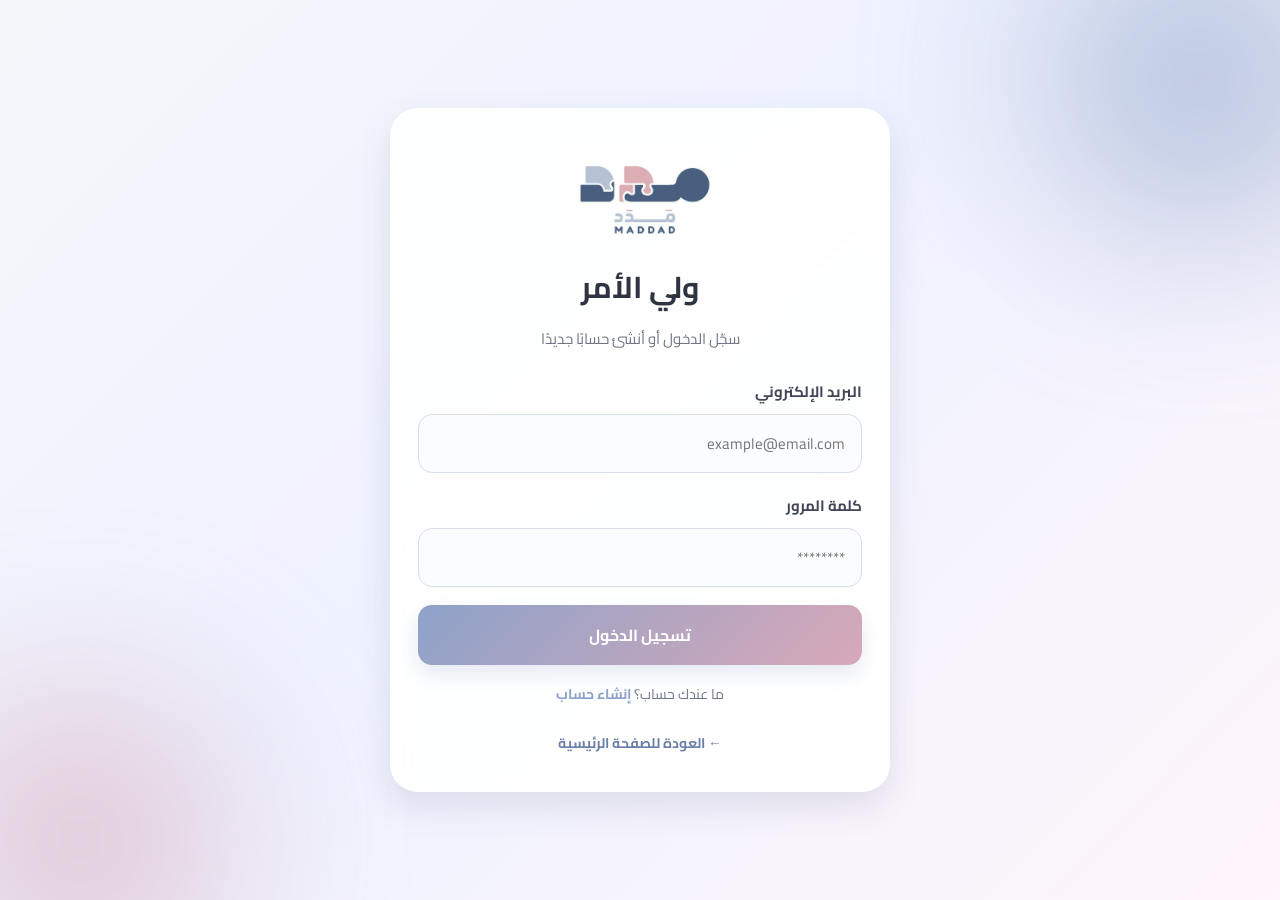
<file: questionnaire.html>
<!DOCTYPE html>
<html lang="ar" dir="rtl">
<head>
  <meta charset="UTF-8" />
  <meta name="viewport" content="width=device-width, initial-scale=1.0" />
  <title>مدد | الاستبيان</title>
  <link rel="stylesheet" href="style.css" />
</head>
<body class="questionnaire-page-body" onload="loadQuestionnairePage()">

  <div class="questionnaire-page">

    <header class="questionnaire-header">
      <button class="questionnaire-back" onclick="resetQuestionnaireAndGoHome()">←</button>
      <img src="logo.png" alt="شعار مدد" class="questionnaire-logo" />
    </header>

    <main class="questionnaire-main">
      <h1 class="questionnaire-main-title">استبيان الفحص المبكر لاضطراب طيف التوحد</h1>

      <div class="questionnaire-progress" id="questionProgress">السؤال: 1/10</div>

      <div class="questionnaire-card">
        <h2 class="questionnaire-question" id="questionTitle"></h2>
        <p class="questionnaire-description" id="questionDescription"></p>

        <div class="questionnaire-options" id="questionOptions"></div>

        <p id="questionnaireError" class="questionnaire-error"></p>

        <div class="questionnaire-nav" id="questionNav"></div>
      </div>
    </main>

  </div>

  <script src="script.js"></script>
</body>
</html>
</file>
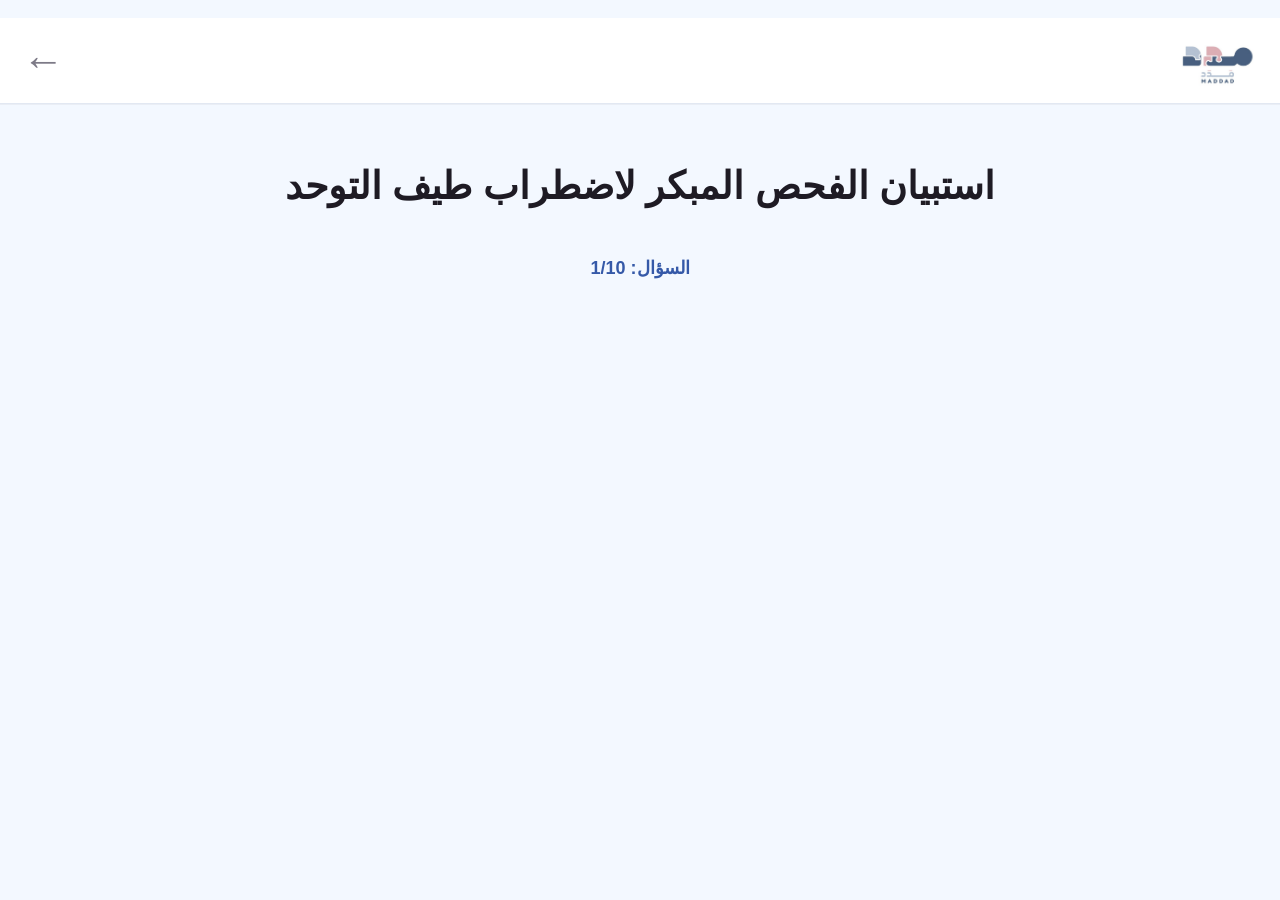
<file: result.html>
<!DOCTYPE html>
<html lang="ar" dir="rtl">
<head>
  <meta charset="UTF-8" />
  <meta name="viewport" content="width=device-width, initial-scale=1.0" />
  <title>مدد | النتيجة</title>
  <link rel="stylesheet" href="style.css" />
</head>
<body class="bg-main" onload="loadResultPage()">
  <div class="bg-blur bg-blur-top"></div>
  <div class="bg-blur bg-blur-bottom"></div>

  <div class="result-page">
    <div class="top-bar simple-top">
      <button class="back-btn" onclick="goBackHome()">الرئيسية</button>
      <img src="logo.png" class="logo top-logo centered-logo" alt="شعار مدد" />
      <div class="top-space"></div>
    </div>

    <div class="result-card">
      <div id="resultBadge" class="result-badge">نتيجة التقييم</div>
      <h1 id="resultTitle" class="result-title">---</h1>
      <p id="resultText" class="result-text">---</p>

      <div class="result-summary" id="resultSummary"></div>

      <div class="home-actions">
        <button id="resultMainBtn" class="main-btn big-btn" onclick="handleResultMainAction()">
          الأنشطة المفترحة
        </button>
      </div>
    </div>
  </div>

  <script src="script.js"></script>
</body>
</html>
</file>
<file: style.css>
@import url('https://fonts.googleapis.com/css2?family=Cairo:wght@400;500;600;700;800&display=swap');

*{
  margin:0;
  padding:0;
  box-sizing:border-box;
  font-family:"Cairo", Tahoma, Arial, sans-serif;
}

body{
  min-height:100vh;
  position:relative;
  overflow-x:hidden;
}

.bg-main{
  background: linear-gradient(135deg, #f6f7fb 0%, #eef2ff 45%, #fff6fb 100%);
  display:flex;
  align-items:center;
  justify-content:center;
  padding:20px;
}

.bg-blur{
  position:fixed;
  border-radius:50%;
  filter:blur(90px);
  opacity:0.55;
  z-index:0;
  pointer-events:none;
}

.bg-blur-top{
  width:320px;
  height:320px;
  top:-80px;
  right:-80px;
  background:#8da2c9;
}

.bg-blur-bottom{
  width:300px;
  height:300px;
  bottom:-90px;
  left:-70px;
  background:#d8a8b8;
}

.container,
.auth-wrapper{
  position:relative;
  z-index:2;
  width:100%;
}

.container{
  max-width:900px;
  background:rgba(255,255,255,0.92);
  border-radius:30px;
  padding:40px;
  box-shadow:0 15px 35px rgba(58, 67, 92, 0.12);
  backdrop-filter:blur(8px);
}

.welcome-section{
  text-align:center;
  margin-bottom:40px;
}

.logo{
  display:block;
  max-width:220px;
  width:100%;
  height:auto;
  margin:0 auto 28px;
}

.welcome-title{
  font-size:36px;
  margin-bottom:15px;
  color:#2f3443;
  font-weight:bold;
}

.welcome-text{
  font-size:20px;
  color:#5f6472;
  line-height:1.9;
  max-width:650px;
  margin:0 auto;
}

.user-heading{
  text-align:center;
  font-size:26px;
  color:#6b7fa8;
  margin-bottom:25px;
  font-weight:bold;
}

.role-grid{
  display:grid;
  grid-template-columns:1fr 1fr;
  gap:20px;
}

.role-card{
  background:rgba(255,255,255,0.75);
  border-radius:20px;
  padding:24px;
  display:flex;
  justify-content:space-between;
  align-items:center;
  cursor:pointer;
  border:2px solid transparent;
  transition:0.25s ease;
  box-shadow:0 8px 20px rgba(0,0,0,0.05);
}

.role-card:hover{
  transform:translateY(-4px);
  border-color:#8da2c9;
  box-shadow:0 14px 28px rgba(0,0,0,0.08);
}

.role-card.parent{
  background:linear-gradient(135deg, rgba(141,162,201,0.16), rgba(255,255,255,0.95));
}

.role-card.child{
  background:linear-gradient(135deg, rgba(216,168,184,0.16), rgba(255,255,255,0.95));
}

.role-text h3{
  font-size:22px;
  margin-bottom:8px;
  color:#2f3443;
}

.role-text p{
  font-size:14px;
  color:#6e7380;
  line-height:1.7;
}

.icon{
  font-size:38px;
}

/* Auth Pages */
.auth-wrapper{
  max-width:500px;
  margin:auto;
}

.auth-card{
  background:rgba(255,255,255,0.93);
  border-radius:28px;
  padding:35px 28px;
  box-shadow:0 15px 35px rgba(58, 67, 92, 0.12);
  backdrop-filter:blur(8px);
}

.auth-header{
  text-align:center;
  margin-bottom:25px;
}

.small-logo{
  max-width:160px;
  margin-bottom:18px;
}

.auth-title{
  font-size:30px;
  color:#2f3443;
  margin-bottom:10px;
}

.auth-subtitle{
  color:#6f7686;
  font-size:15px;
  line-height:1.8;
}

.form-group{
  margin-bottom:18px;
}

.form-group label{
  display:block;
  margin-bottom:8px;
  color:#404758;
  font-size:15px;
  font-weight:bold;
}

.form-group input{
  width:100%;
  padding:14px 16px;
  border:1.8px solid #d8ddeb;
  border-radius:14px;
  background:#fbfcff;
  outline:none;
  font-size:15px;
  font-family:"Cairo", sans-serif;
  transition:0.2s;
}

.form-group input:focus{
  border-color:#8da2c9;
  box-shadow:0 0 0 4px rgba(141,162,201,0.15);
}

.form-group select{
  width:100%;
  padding:14px 16px;
  border:1.8px solid #d8ddeb;
  border-radius:14px;
  background:#fbfcff;
  outline:none;
  font-size:15px;
  font-family:"Cairo", sans-serif;
  color:#2f3443;
  transition:0.2s;
  appearance:none;
  cursor:pointer;
}

.form-group select:focus{
  border-color:#8da2c9;
  box-shadow:0 0 0 4px rgba(141,162,201,0.15);
}

.main-btn{
  width:100%;
  border:none;
  border-radius:14px;
  padding:15px;
  background:linear-gradient(135deg, #8da2c9, #d8a8b8);
  color:white;
  font-size:16px;
  font-weight:bold;
  font-family:"Cairo", sans-serif;
  cursor:pointer;
  transition:0.25s;
  box-shadow:0 10px 20px rgba(141,162,201,0.22);
}

.main-btn:hover{
  transform:translateY(-2px);
  opacity:0.96;
}

.switch-text{
  margin-top:16px;
  text-align:center;
  color:#6f7686;
  font-size:14px;
}

.switch-link{
  color:#8da2c9;
  font-weight:bold;
  cursor:pointer;
}

.switch-link:hover{
  text-decoration:underline;
}

.back-link-wrap{
  text-align:center;
  margin-top:20px;
}

.back-link{
  text-decoration:none;
  color:#6b7fa8;
  font-size:14px;
  font-weight:bold;
}

/* ===========================
   HOME PAGE — Sidebar Layout
=========================== */

.home-page{
  display:flex;
  align-items:flex-start;
  gap:0;
  width:100%;
  max-width:1100px;
  min-height:100vh;
  margin:auto;
  position:relative;
  z-index:2;
  padding:30px 16px;
}

/* LEFT SIDEBAR */
.home-sidebar{
  width:190px;
  min-width:190px;
  background:rgba(255,255,255,0.93);
  border-radius:24px;
  padding:28px 12px;
  box-shadow:0 10px 30px rgba(58,67,92,0.10);
  display:flex;
  flex-direction:column;
  gap:8px;
  align-self:flex-start;
  position:sticky;
  top:30px;
}

.home-sidebar-logo{
  display:flex;
  justify-content:center;
  margin-bottom:22px;
}

.home-sidebar-logo img{
  width:110px;
  height:110px;
  border-radius:50%;
  background:white;
  padding:12px;
  object-fit:contain;
  box-shadow:0 8px 22px rgba(0,0,0,0.12);
}

.home-sidebar-link{
  display:flex;
  align-items:center;
  gap:10px;
  text-decoration:none;
  color:#2f3443;
  font-size:15px;
  font-weight:700;
  font-family:"Cairo", sans-serif;
  padding:13px 14px;
  border-radius:14px;
  transition:0.2s;
  background:transparent;
}

.home-sidebar-link:hover{
  background:linear-gradient(135deg, rgba(141,162,201,0.18), rgba(216,168,184,0.18));
  color:#3559A8;
}

.home-sidebar-link .sidebar-icon{
  font-size:20px;
}

.sidebar-divider{
  height:1px;
  background:rgba(141,162,201,0.2);
  margin:6px 0;
}

/* MAIN CONTENT AREA */
.home-main{
  flex:1;
  padding:0 20px;
  min-width:0;
}

.top-bar{
  display:flex;
  justify-content:flex-start;
  margin-bottom:14px;
}

.logo-center{
  display:flex;
  justify-content:center;
  margin-bottom:20px;
}

.top-logo{
  width:110px;
  height:110px;
  border-radius:50%;
  background:white;
  padding:16px;
  object-fit:contain;
  box-shadow:0 10px 25px rgba(0,0,0,0.12);
}

.logout-btn{
  border:none;
  background:#ffffff;
  color:#6b7fa8;
  padding:12px 18px;
  border-radius:12px;
  cursor:pointer;
  font-weight:bold;
  font-family:"Cairo", sans-serif;
  box-shadow:0 6px 18px rgba(0,0,0,0.06);
  transition:0.2s;
}

.logout-btn:hover{
  background:#f0f4ff;
}

.home-card{
  background:rgba(255,255,255,0.93);
  border-radius:30px;
  padding:40px;
  box-shadow:0 15px 35px rgba(58, 67, 92, 0.12);
}

.home-title{
  font-size:32px;
  color:#2f3443;
  margin-bottom:12px;
  font-weight:800;
}

.home-subtitle{
  font-size:18px;
  color:#667085;
  line-height:1.8;
  margin-bottom:30px;
}

.child-summary{
  background:linear-gradient(135deg, rgba(141,162,201,0.12), rgba(216,168,184,0.12));
  border-radius:20px;
  padding:24px;
  margin-bottom:28px;
}

.child-summary h3{
  color:#2f3443;
  margin-bottom:14px;
  font-size:20px;
  font-weight:700;
}

.child-summary p{
  color:#5b6272;
  font-size:16px;
  margin-bottom:10px;
}

.big-btn{
  max-width:360px;
}

.home-actions{
  display:flex;
  justify-content:flex-start;
}

/* Responsive */
@media (max-width:900px){
  .home-page{
    flex-direction:column;
    padding:16px 12px;
  }

  .home-sidebar{
    width:100%;
    min-width:auto;
    flex-direction:row;
    flex-wrap:wrap;
    position:static;
    padding:14px 12px;
    gap:6px;
  }

  .home-sidebar-logo{
    display:none;
  }

  .home-sidebar-link{
    font-size:14px;
    padding:10px 12px;
  }

  .sidebar-divider{
    display:none;
  }

  .home-main{
    padding:0;
  }

  .home-card{
    padding:24px;
  }

  .home-title{
    font-size:26px;
  }

  .home-subtitle{
    font-size:16px;
  }

  .big-btn{
    max-width:100%;
  }
}

@media (max-width:768px){
  .container,
  .auth-card{
    padding:24px;
  }

  .welcome-title,
  .auth-title{
    font-size:28px;
  }

  .welcome-text{
    font-size:17px;
  }

  .role-grid{
    grid-template-columns:1fr;
  }

  .role-card{
    flex-direction:row;
  }
}

/* =========================
   QUESTIONNAIRE 
========================= */

.questionnaire-page-body,
.questionnaire-page-body *{
  font-family: "Cairo", sans-serif;
}

.questionnaire-page{
  min-height: 100vh;
  width: 100%;
  padding: 18px 20px 40px;
}

.questionnaire-page-body{
  margin: 0;
  min-height: 100vh;
  background: #F3F8FF;
  font-family: "Cairo", sans-serif;
  overflow-x: hidden;
}

.questionnaire-header{
  display: flex;
  justify-content: space-between;
  align-items: center;
  direction: ltr;
  margin-bottom: 40px;
  background: #FFFFFF;
  height: 86px;
  padding: 0 22px;
  border-bottom: 1px solid #E2E8F2;
  box-shadow: 0 1px 0 rgba(0,0,0,0.04);
  width: calc(100% + 40px);
  margin-right: -20px;
  margin-left: -20px;
}

.questionnaire-back{
  border: none;
  background: transparent;
  color: #7D7A87;
  font-size: 42px;
  cursor: pointer;
  font-family: "Cairo", sans-serif;
  line-height: 1;
  padding: 0;
}

.questionnaire-logo{
  width: 86px;
  height: auto;
  object-fit: contain;
  display: block;
}

.questionnaire-main{
  max-width: 920px;
  margin: 0 auto;
  text-align: center;
}

.questionnaire-main-title{
  margin: 50px 0 38px;
  font-size: 38px;
  font-weight: 600;
  line-height: 1.7;
  color: #1E1B24;
}

.questionnaire-progress{
  font-size: 18px;
  font-weight: 700;
  color: #3559A8;
  margin-bottom: 22px;
}

.form-page{
  width: 100%;
  max-width: 1100px;
  margin: 0 auto;
  padding: 0 20px;
}

.questionnaire-card{
  max-width: 600px;
  margin: 0 auto;
}

.questionnaire-question{
  font-size: 22px;
  font-weight: 700;
  color: #1E1B24;
  margin: 0 0 24px;
  text-align: center;
}

.questionnaire-description{
  font-size: 17px;
  line-height: 2;
  color: #2B2B2B;
  margin: 0 0 22px;
}

.questionnaire-options{
  display: flex;
  flex-direction: column;
  gap: 22px;
  margin-bottom: 28px;
}

.questionnaire-option{
  width: 100%;
  min-height: 68px;
  border: none;
  border-radius: 10px;
  background: #FFFFFF;
  color: #222;
  font-family: "Cairo", sans-serif;
  font-size: 18px;
  font-weight: 500;
  cursor: pointer;
  box-shadow: 0 10px 24px rgba(118, 130, 154, 0.22);
  transition: 0.2s ease;
}

.questionnaire-option.selected{
  background: #AAB9D3;
  color: #FFFFFF;
}

.questionnaire-next-wrap{
  display: flex;
  flex-direction: row;
  justify-content: center;
  align-items: center;
  gap: 16px;
  margin-top: 34px;
  direction: ltr;
}

.questionnaire-next-btn{
  width: 160px;
  height: 54px;
  border: none;
  border-radius: 999px;
  background: #6E89BC;
  color: #FFFFFF;
  font-family: "Cairo", sans-serif;
  font-size: 18px;
  font-weight: 700;
  cursor: pointer;
  transition: 0.2s ease;
  flex-shrink: 0;
}

.questionnaire-next-btn:hover{
  opacity: 0.9;
  transform: translateY(-1px);
}

.questionnaire-next-btn.prev-btn{
  background: #AAB9D3;
}

.questionnaire-error{
  min-height: 24px;
  margin: 8px 0 0;
  color: #C0392B;
  font-size: 14px;
  font-weight: 700;
}

@media (max-width: 768px){
  .questionnaire-page{
    padding: 16px 14px 30px;
  }

  .questionnaire-main-title{
    font-size: 28px;
    line-height: 1.8;
    margin: 35px 0 28px;
  }

  .questionnaire-progress{
    font-size: 16px;
  }

  .questionnaire-question{
    font-size: 20px;
  }

  .questionnaire-description{
    font-size: 15px;
  }

  .questionnaire-option{
    min-height: 62px;
    font-size: 17px;
  }

  .questionnaire-next-btn{
    min-width: 130px;
    height: 50px;
    font-size: 17px;
  }

  .questionnaire-logo{
    width: 68px;
  }

  .questionnaire-back{
    font-size: 34px;
  }
}

/* =========================
   RESULT PAGE
========================= */

.result-page{
  width:100%;
  max-width:1000px;
  margin:auto;
  padding:30px 20px 50px;
}

.result-card{
  background:white;
  border-radius:32px;
  padding:45px 35px;
  box-shadow:0 14px 35px rgba(0,0,0,0.08);
  text-align:center;
}

.result-badge{
  display:inline-block;
  padding:10px 18px;
  border-radius:999px;
  font-size:15px;
  font-weight:bold;
  margin-bottom:20px;
}

.result-title{
  font-size:44px;
  color:#2F3443;
  margin-bottom:14px;
}

.result-text{
  font-size:24px;
  line-height:1.9;
  color:#5a6478;
  max-width:800px;
  margin:0 auto 24px;
}

.result-summary{
  background:#f7f8fc;
  border-radius:20px;
  padding:22px;
  font-size:18px;
  line-height:2;
  color:#4d5668;
  margin-bottom:25px;
  text-align:right;
}

/* =========================
   FOLLOWUP PAGE — alias classes to match questionnaire styles exactly
========================= */

.question-progress{
  font-size: 18px;
  font-weight: 700;
  color: #3559A8;
  margin-bottom: 22px;
  text-align: center;
}

.question-title{
  font-size: 22px;
  font-weight: 700;
  color: #1E1B24;
  margin: 0 0 24px;
  text-align: center;
}

.question-description{
  font-size: 17px;
  line-height: 2;
  color: #2B2B2B;
  margin: 0 0 22px;
  text-align: center;
}

.question-options{
  display: flex;
  flex-direction: column;
  gap: 22px;
  margin-bottom: 28px;
}

.questionnaire-nav{
  display: flex;
  flex-direction: row;
  justify-content: center;
  align-items: center;
  gap: 16px;
  margin-top: 34px;
  direction: ltr;
}

@media (max-width: 768px){
  .question-title{
    font-size: 20px;
  }
  .question-description{
    font-size: 15px;
  }
  .question-progress{
    font-size: 16px;
  }
}

/* =========================
   GAMES + ACCOUNT PAGES
========================= */

.app-shell{
  width:100%;
  max-width:1100px;
  min-height:720px;
  background:#ececf1;
  border:8px solid #d7cfe0;
  border-radius:34px;
  padding:16px;
  box-shadow:0 12px 30px rgba(70, 78, 99, 0.10);
}

.browser-bar{
  height:56px;
  background:#f6f6f8;
  border:1px solid #e2e5ee;
  border-radius:18px 18px 0 0;
  display:flex;
  align-items:center;
  justify-content:space-between;
  padding:0 18px;
}

.browser-left,
.browser-right{
  display:flex;
  align-items:center;
  gap:14px;
}

.browser-icon{
  font-size:18px;
  color:#5c6270;
}

.browser-avatar{
  width:34px;
  height:34px;
  border-radius:50%;
  background:#6a6271;
  color:#fff;
  display:flex;
  align-items:center;
  justify-content:center;
  font-size:18px;
}

.browser-logo{
  height:28px;
  object-fit:contain;
}

.app-body{
  display:flex;
  gap:16px;
  background:#eef0f8;
  border-radius:0 0 26px 26px;
  padding:14px;
}

.side-panel{
  width:92px;
  min-width:92px;
  background:#f9f9fb;
  border-radius:24px;
  padding:18px 10px;
  display:flex;
  flex-direction:column;
  align-items:center;
  gap:22px;
}

.side-menu{
  font-size:32px;
  color:#5f6675;
  margin-top:6px;
}

.side-tabs{
  width:100%;
  display:flex;
  flex-direction:column;
  gap:14px;
  margin-top:8px;
}

.side-tab{
  display:flex;
  flex-direction:column;
  align-items:center;
  gap:6px;
  color:#555b68;
  font-size:14px;
}

.side-tab-icon{
  width:44px;
  height:44px;
  border-radius:16px;
  background:#ece7f6;
  display:flex;
  align-items:center;
  justify-content:center;
  font-size:20px;
}

.side-tab.active .side-tab-icon{
  background:#d8c9ef;
  color:#5d4798;
}

.main-panel{
  flex:1;
  background:#f6f6f7;
  border-radius:30px;
  padding:22px 26px 30px;
  min-height:620px;
}

.inner-topbar{
  display:flex;
  align-items:center;
  justify-content:space-between;
  margin-bottom:26px;
}

.inner-topbar-left,
.inner-topbar-right{
  display:flex;
  align-items:center;
  gap:16px;
}

.back-arrow{
  font-size:34px;
  color:#2f3443;
  text-decoration:none;
}

.section-mini-title{
  font-size:22px;
  color:#2f3443;
  font-weight:bold;
}

.top-action{
  font-size:28px;
  color:#444a57;
}

.page-main-title{
  text-align:center;
  font-size:28px;
  font-weight:bold;
  color:#20242f;
  margin-bottom:34px;
}

.game-layout{
  display:flex;
  align-items:center;
  justify-content:center;
  gap:48px;
  margin-top:30px;
}

.game-visual{
  flex:0 0 260px;
  display:flex;
  justify-content:center;
  align-items:center;
}

.game-visual img{
  max-width:240px;
  width:100%;
  height:auto;
}

.game-details{
  max-width:520px;
}

.game-title{
  font-size:28px;
  font-weight:bold;
  color:#222733;
  margin-bottom:12px;
}

.game-description{
  font-size:18px;
  line-height:1.9;
  color:#3d4350;
  margin-bottom:22px;
}

.game-btn,
.account-btn{
  border:none;
  background:#6f56b3;
  color:#fff;
  border-radius:999px;
  padding:14px 30px;
  font-size:18px;
  font-weight:bold;
  font-family:"Cairo", sans-serif;
  cursor:pointer;
  box-shadow:0 8px 18px rgba(111, 86, 179, 0.22);
}

.game-btn:hover,
.account-btn:hover{
  opacity:0.95;
}

.account-header{
  text-align:center;
  margin-bottom:24px;
}

.account-title{
  font-size:30px;
  font-weight:bold;
  color:#1f2430;
  margin-bottom:6px;
}

.account-avatar{
  font-size:56px;
  color:#1f2430;
}

.account-grid{
  display:grid;
  grid-template-columns:1fr 1fr;
  gap:28px;
  margin-top:24px;
}

.info-card{
  background:#fff;
  border-radius:20px;
  padding:26px 24px;
  box-shadow:0 10px 18px rgba(0,0,0,0.10);
  min-height:150px;
}

.info-card.center-card{
  grid-column:1 / -1;
  max-width:420px;
  margin:0 auto;
  text-align:center;
}

.info-card-title{
  font-size:26px;
  font-weight:bold;
  color:#1f2430;
  margin-bottom:14px;
}

.info-card-text{
  font-size:18px;
  line-height:1.9;
  color:#2e3440;
}

.account-actions{
  display:flex;
  justify-content:center;
  gap:28px;
  margin-top:34px;
}

@media (max-width: 900px){
  .app-shell{
    min-height:auto;
    padding:10px;
  }

  .app-body{
    flex-direction:column;
  }

  .side-panel{
    width:100%;
    min-width:auto;
    flex-direction:row;
    justify-content:space-between;
    padding:14px 16px;
  }

  .side-tabs{
    flex-direction:row;
    justify-content:center;
    flex-wrap:wrap;
  }

  .main-panel{
    min-height:auto;
    padding:18px;
  }

  .game-layout{
    flex-direction:column;
    text-align:center;
    gap:24px;
  }

  .account-grid{
    grid-template-columns:1fr;
  }

  .info-card.center-card{
    grid-column:auto;
    max-width:none;
  }

  .account-actions{
    flex-direction:column;
    gap:14px;
  }
}

.page-title{
  text-align:center;
  font-size:32px;
  font-weight:bold;
  margin-top:40px;
  margin-bottom:20px;
}

.back-home{
  text-align: center;
  margin-top: 100px;
  margin-bottom: 80px;
}

.back-btn{
  background:#5b5bd6;
  color:white;
  padding:10px 25px;
  border-radius:20px;
  text-decoration:none;
  font-size:16px;
  font-family:"Cairo", sans-serif;
}
</file>
